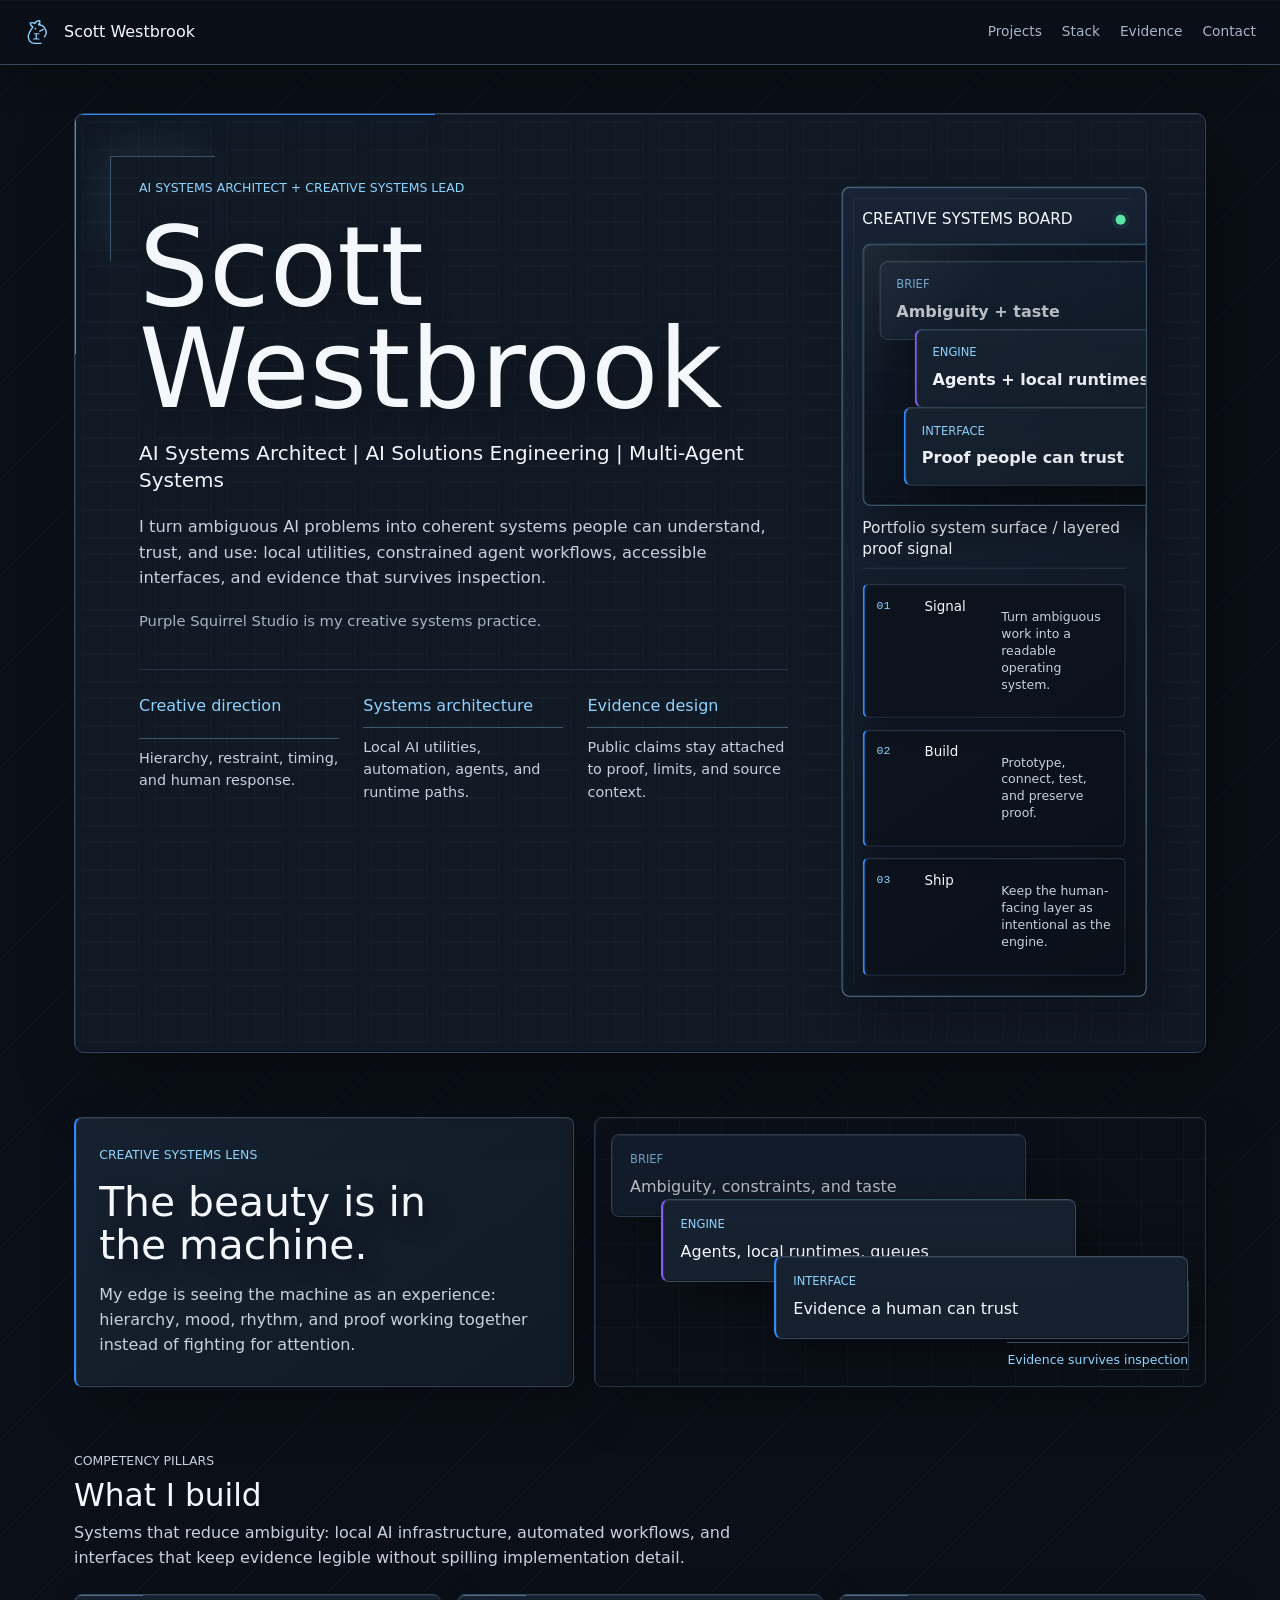
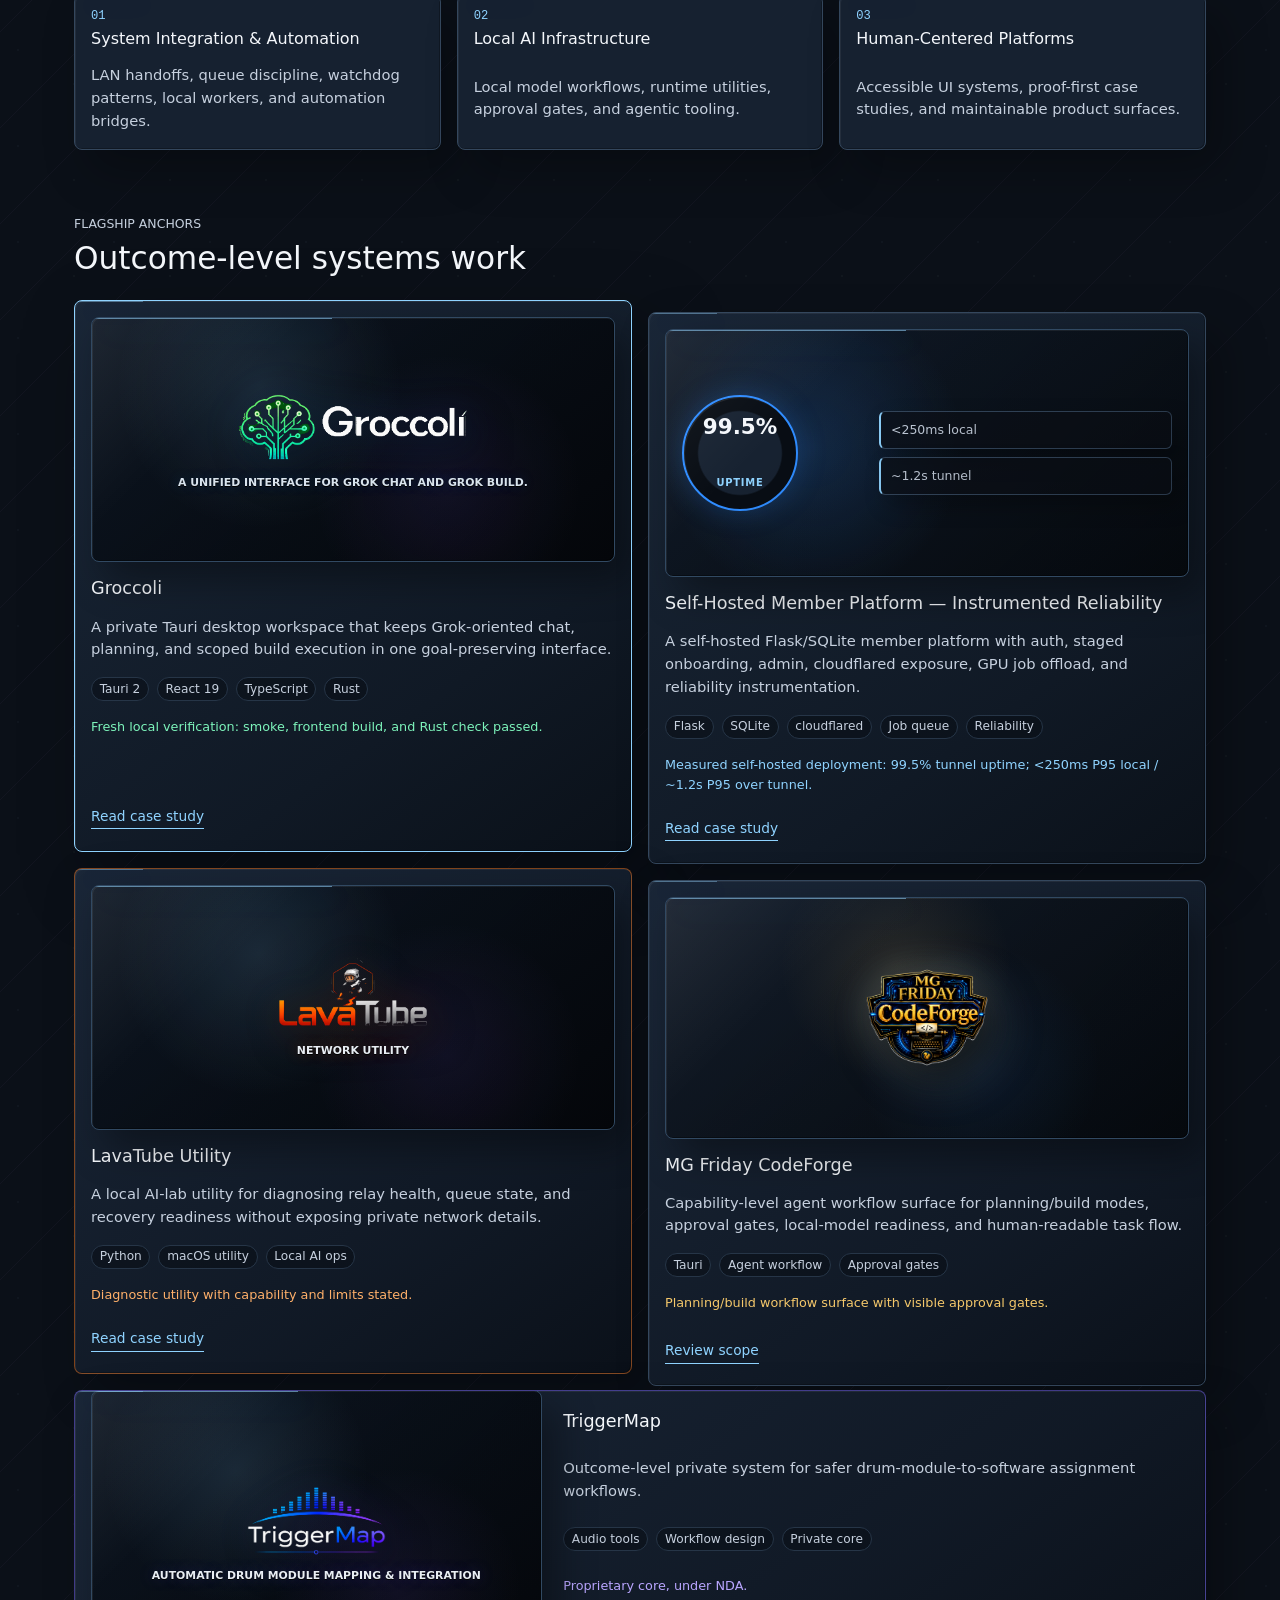
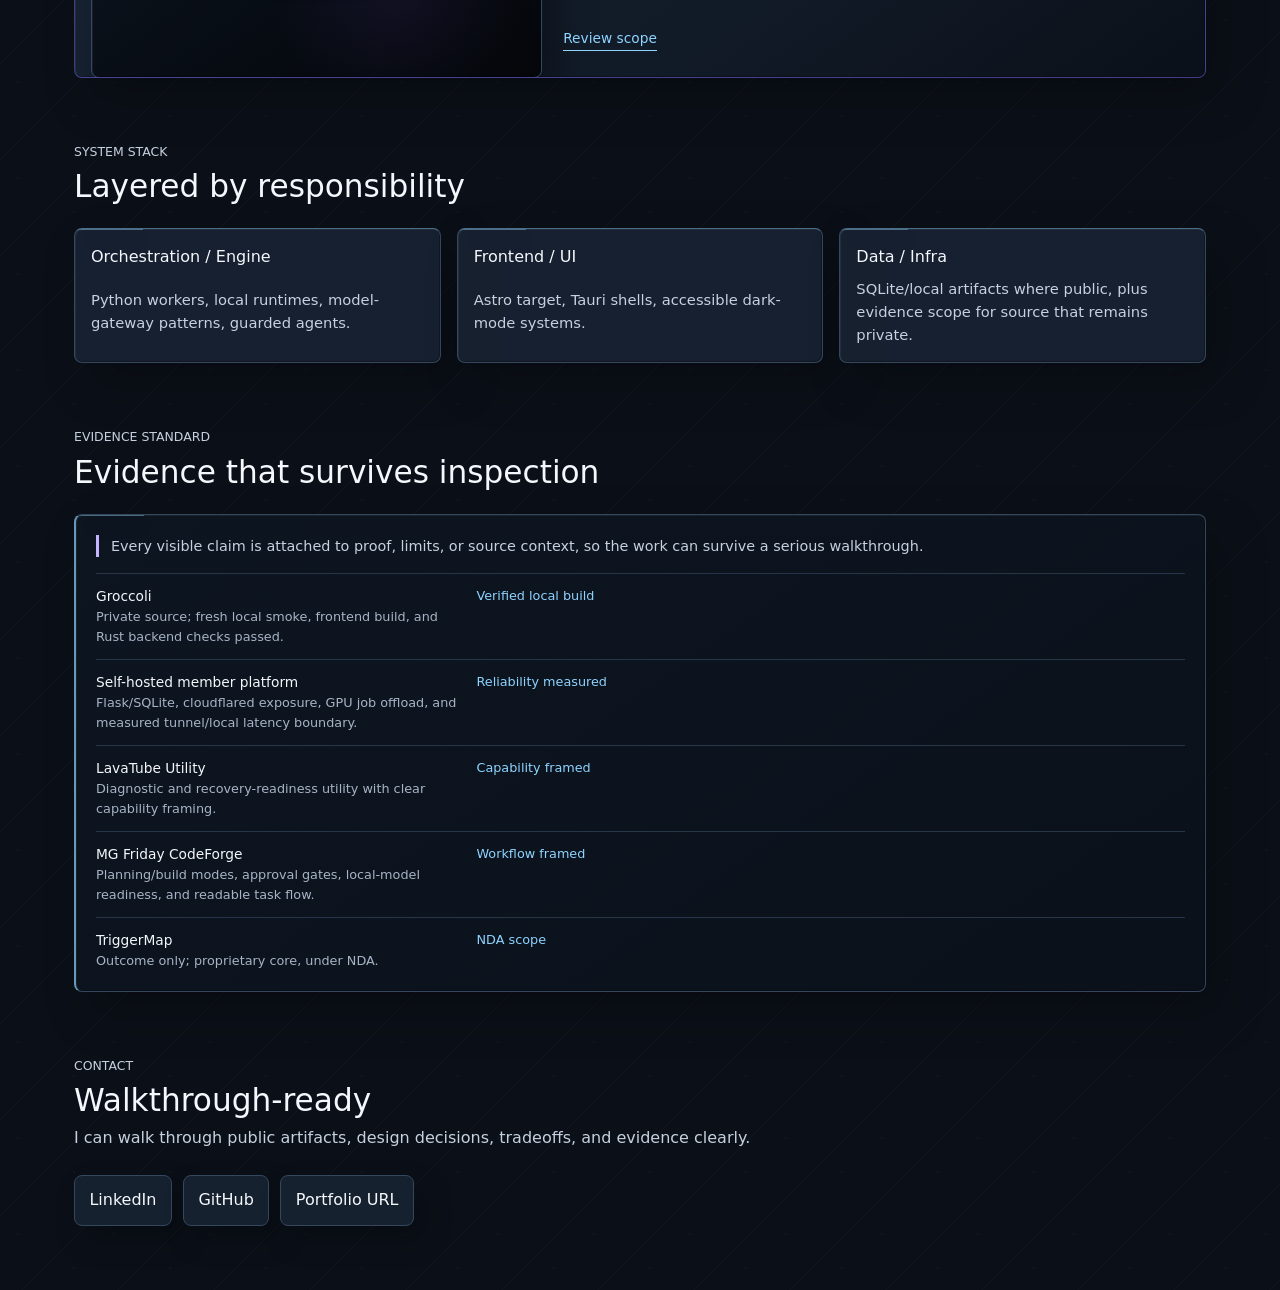
<file: index.html>
<!DOCTYPE html><html lang="en" data-astro-cid-lcdefpme><head><meta charset="utf-8"><link rel="icon" type="image/svg+xml" href="/favicon.svg"><meta name="viewport" content="width=device-width, initial-scale=1"><meta name="generator" content="Astro v7.0.5"><title>Scott Westbrook — AI Systems Architect</title><meta name="description" content="AI Systems Architect. Local AI utilities, constrained agent workflows, and evidence-first interfaces backed by walkthrough-ready proof."><meta name="author" content="Scott Westbrook"><meta name="robots" content="index, follow, max-image-preview:large"><link rel="canonical" href="https://swcre8s.github.io/"><meta property="og:type" content="website"><meta property="og:site_name" content="Scott Westbrook — AI Systems Architect"><meta property="og:title" content="Scott Westbrook — AI Systems Architect"><meta property="og:description" content="Local AI utilities, constrained agent workflows, and evidence-first interfaces backed by walkthrough-ready proof."><meta property="og:url" content="https://swcre8s.github.io/"><meta property="og:image" content="https://swcre8s.github.io/assets/portfolio-og.png"><meta property="og:image:alt" content="Scott Westbrook AI systems portfolio with layered proof-first interface"><meta property="og:image:width" content="1200"><meta property="og:image:height" content="630"><meta name="twitter:card" content="summary_large_image"><meta name="twitter:image" content="https://swcre8s.github.io/assets/portfolio-og.png"><meta name="twitter:title" content="Scott Westbrook — AI Systems Architect"><meta name="twitter:description" content="Local AI utilities, constrained agent workflows, and evidence-first interfaces backed by walkthrough-ready proof."><script type="application/ld+json">{"@context":"https://schema.org","@type":"Person","name":"Scott Westbrook","jobTitle":"AI Systems Architect","url":"https://swcre8s.github.io/","sameAs":["https://www.linkedin.com/in/scott-westbrook-38995947","https://github.com/swcre8s"],"knowsAbout":["AI systems architecture","Multi-agent orchestration","Local AI infrastructure","Forward-deployed engineering","Tauri","Astro"]}</script><link rel="stylesheet" href="/_astro/index.CGU7ejdP.css?v=20260722-alpha-codeforge"></head><body data-astro-cid-lcdefpme><header class="portfolio-nav" data-astro-cid-lcdefpme><a class="name" href="/" data-astro-cid-lcdefpme><svg class="mark" viewBox="0 0 32 32" aria-hidden="true" data-astro-cid-lcdefpme><path d="M23 22c2.4-2.6 3-6.8.8-10.2C22.3 9.2 19.3 7.7 16.6 7.7c1.3-1.3 2-3.2 1.3-4.7-2.6 0-4.7 1.4-5.7 3.4-1-1-3-1.3-5-.7 0 2 1.4 3.7 3 4.4C6.6 15 4.3 18.4 5 22.3c.4 3.4 2.9 6.1 6.4 6.7h8.6" fill="none" stroke="currentColor" stroke-width="1.6" stroke-linejoin="round" data-astro-cid-lcdefpme></path><path d="M12 18h5M14 18v6M18 15l4-2M11 24h6" stroke="currentColor" stroke-width="1.4" fill="none" stroke-linecap="round" data-astro-cid-lcdefpme></path><circle cx="13" cy="12" r="1" fill="currentColor" data-astro-cid-lcdefpme></circle></svg><span data-astro-cid-lcdefpme>Scott Westbrook</span></a><nav class="portfolio-links" aria-label="Primary" data-astro-cid-lcdefpme><a href="/projects" data-astro-cid-lcdefpme>Projects</a><a href="#stack" data-astro-cid-lcdefpme>Stack</a><a href="#evidence" data-astro-cid-lcdefpme>Evidence</a><a href="#contact" data-astro-cid-lcdefpme>Contact</a></nav></header><main class="stage" data-astro-cid-lcdefpme><section class="lead-grid" aria-label="Introduction" data-astro-cid-lcdefpme><div class="lead-copy" data-astro-cid-lcdefpme><p class="eyebrow" data-astro-cid-lcdefpme>AI Systems Architect + Creative Systems Lead</p><h1 data-astro-cid-lcdefpme>Scott Westbrook</h1><p class="subtitle" data-astro-cid-lcdefpme>AI Systems Architect | AI Solutions Engineering | Multi-Agent Systems</p><p class="positioning" data-astro-cid-lcdefpme>I turn ambiguous AI problems into coherent systems people can understand, trust, and use: local utilities, constrained agent workflows, accessible interfaces, and evidence that survives inspection.</p><p class="founder-line" data-astro-cid-lcdefpme>Purple Squirrel Studio is my creative systems practice.</p><ul class="thread" data-astro-cid-lcdefpme><li data-astro-cid-lcdefpme><b data-astro-cid-lcdefpme>Creative direction</b><span data-astro-cid-lcdefpme>Hierarchy, restraint, timing, and human response.</span></li><li data-astro-cid-lcdefpme><b data-astro-cid-lcdefpme>Systems architecture</b><span data-astro-cid-lcdefpme>Local AI utilities, automation, agents, and runtime paths.</span></li><li data-astro-cid-lcdefpme><b data-astro-cid-lcdefpme>Evidence design</b><span data-astro-cid-lcdefpme>Public claims stay attached to proof, limits, and source context.</span></li></ul></div><aside class="pulse creative-control" aria-label="Creative systems board" data-astro-cid-lcdefpme><p class="pulse-title" data-astro-cid-lcdefpme>Creative Systems Board<span class="pulse-dot" aria-hidden="true" data-astro-cid-lcdefpme></span></p><div class="system-artifact systems-board" aria-hidden="true"><div class="board-plane board-plane-back"><span>Brief</span><b>Ambiguity + taste</b></div><div class="board-plane board-plane-mid"><span>Engine</span><b>Agents + local runtimes</b></div><div class="board-plane board-plane-front"><span>Interface</span><b>Proof people can trust</b></div></div><p class="artifact-caption" data-astro-cid-lcdefpme>Portfolio system surface / layered proof signal</p><div class="artifact-stack"><div><span>01</span><b>Signal</b><p>Turn ambiguous work into a readable operating system.</p></div><div><span>02</span><b>Build</b><p>Prototype, connect, test, and preserve proof.</p></div><div><span>03</span><b>Ship</b><p>Keep the human-facing layer as intentional as the engine.</p></div></div></aside></section><section class="section-band director-pass" aria-label="Creative systems signature" data-astro-cid-lcdefpme><div class="signature-panel" data-astro-cid-lcdefpme><p class="eyebrow" data-astro-cid-lcdefpme>Creative Systems Lens</p><p class="signature" data-astro-cid-lcdefpme>The beauty is in the machine.</p><p data-astro-cid-lcdefpme>My edge is seeing the machine as an experience: hierarchy, mood, rhythm, and proof working together instead of fighting for attention.</p></div><div class="systems-composition" aria-label="Layered system composition" data-astro-cid-lcdefpme><div class="composition-layer layer-back" data-astro-cid-lcdefpme><span data-astro-cid-lcdefpme>Brief</span><b data-astro-cid-lcdefpme>Ambiguity, constraints, and taste</b></div><div class="composition-layer layer-mid" data-astro-cid-lcdefpme><span data-astro-cid-lcdefpme>Engine</span><b data-astro-cid-lcdefpme>Agents, local runtimes, queues</b></div><div class="composition-layer layer-front" data-astro-cid-lcdefpme><span data-astro-cid-lcdefpme>Interface</span><b data-astro-cid-lcdefpme>Evidence a human can trust</b></div><div class="composition-proof" data-astro-cid-lcdefpme>Evidence survives inspection</div></div></section><section class="section-band" aria-labelledby="pillars-h" data-astro-cid-lcdefpme><div class="section-heading" data-astro-cid-lcdefpme><p class="eyebrow" data-astro-cid-lcdefpme>Competency Pillars</p><h2 id="pillars-h" data-astro-cid-lcdefpme>What I build</h2><p data-astro-cid-lcdefpme>Systems that reduce ambiguity: local AI infrastructure, automated workflows, and interfaces that keep evidence legible without spilling implementation detail.</p></div><div class="pillar-grid" data-astro-cid-lcdefpme><article class="pillar" data-step="01" data-astro-cid-lcdefpme><b data-astro-cid-lcdefpme>System Integration &amp; Automation</b><p data-astro-cid-lcdefpme>LAN handoffs, queue discipline, watchdog patterns, local workers, and automation bridges.</p></article><article class="pillar" data-step="02" data-astro-cid-lcdefpme><b data-astro-cid-lcdefpme>Local AI Infrastructure</b><p data-astro-cid-lcdefpme>Local model workflows, runtime utilities, approval gates, and agentic tooling.</p></article><article class="pillar" data-step="03" data-astro-cid-lcdefpme><b data-astro-cid-lcdefpme>Human-Centered Platforms</b><p data-astro-cid-lcdefpme>Accessible UI systems, proof-first case studies, and maintainable product surfaces.</p></article></div></section><section class="section-band" aria-labelledby="flagship-h" id="projects" data-astro-cid-lcdefpme><div class="section-heading" data-astro-cid-lcdefpme><p class="eyebrow" data-astro-cid-lcdefpme>Flagship Anchors</p><h2 id="flagship-h" data-astro-cid-lcdefpme>Outcome-level systems work</h2></div><div class="project-grid" data-astro-cid-lcdefpme><article class="project-card project-card--groccoli" data-astro-cid-lcdefpme><div class="project-visual project-visual--groccoli project-visual--lockup"><span class="brand-art-window brand-art-window--groccoli" aria-hidden="true"><img src="/assets/brand/groccoli-alpha-v3.png" alt="" loading="lazy" decoding="async"></span><span class="brand-subline">A unified interface for Grok Chat and Grok Build.</span></div><h3 data-astro-cid-lcdefpme>Groccoli</h3><p data-astro-cid-lcdefpme>A private Tauri desktop workspace that keeps Grok-oriented chat, planning, and scoped build execution in one goal-preserving interface.</p><ul class="tag-list" data-astro-cid-lcdefpme><li data-astro-cid-lcdefpme>Tauri 2</li><li data-astro-cid-lcdefpme>React 19</li><li data-astro-cid-lcdefpme>TypeScript</li><li data-astro-cid-lcdefpme>Rust</li></ul><p class="proof" data-astro-cid-lcdefpme>Fresh local verification: smoke, frontend build, and Rust check passed.</p><a class="project-link" href="/case-studies/groccoli/" data-astro-cid-lcdefpme>Read case study</a></article><article class="project-card project-card--platform" data-astro-cid-lcdefpme><div class="project-visual project-visual--platform" aria-hidden="true"><div class="signal-ring"><span>99.5%</span><b>uptime</b></div><div class="latency-row"><span>&lt;250ms local</span><span>~1.2s tunnel</span></div></div><h3 data-astro-cid-lcdefpme>Self-Hosted Member Platform — Instrumented Reliability</h3><p data-astro-cid-lcdefpme>A self-hosted Flask/SQLite member platform with auth, staged onboarding, admin, cloudflared exposure, GPU job offload, and reliability instrumentation.</p><ul class="tag-list" data-astro-cid-lcdefpme><li data-astro-cid-lcdefpme>Flask</li><li data-astro-cid-lcdefpme>SQLite</li><li data-astro-cid-lcdefpme>cloudflared</li><li data-astro-cid-lcdefpme>Job queue</li><li data-astro-cid-lcdefpme>Reliability</li></ul><p class="proof" data-astro-cid-lcdefpme>Measured self-hosted deployment: 99.5% tunnel uptime; &lt;250ms P95 local / ~1.2s P95 over tunnel.</p><a class="project-link" href="/case-studies/self-hosted-member-platform/" data-astro-cid-lcdefpme>Read case study</a></article><article class="project-card project-card--lavatube" data-astro-cid-lcdefpme><div class="project-visual project-visual--lavatube project-visual--lockup"><span class="brand-art-window brand-art-window--lavatube" aria-hidden="true"><img src="/assets/brand/lavatube-alpha-v2.png" alt="" loading="lazy" decoding="async"></span><span class="brand-subline brand-subline--lavatube">Network Utility</span></div><h3 data-astro-cid-lcdefpme>LavaTube Utility</h3><p data-astro-cid-lcdefpme>A local AI-lab utility for diagnosing relay health, queue state, and recovery readiness without exposing private network details.</p><ul class="tag-list" data-astro-cid-lcdefpme><li data-astro-cid-lcdefpme>Python</li><li data-astro-cid-lcdefpme>macOS utility</li><li data-astro-cid-lcdefpme>Local AI ops</li></ul><p class="proof" data-astro-cid-lcdefpme>Diagnostic utility with capability and limits stated.</p><a class="project-link" href="/case-studies/lavatube-utility/" data-astro-cid-lcdefpme>Read case study</a></article><article class="project-card project-card--codeforge" data-astro-cid-lcdefpme><div class="project-visual project-visual--codeforge project-visual--lockup"><span class="brand-art-window brand-art-window--codeforge" aria-hidden="true"><img src="/assets/brand/codeforge-alpha-v1.png" alt="" loading="lazy" decoding="async"></span></div><h3 data-astro-cid-lcdefpme>MG Friday CodeForge</h3><p data-astro-cid-lcdefpme>Capability-level agent workflow surface for planning/build modes, approval gates, local-model readiness, and human-readable task flow.</p><ul class="tag-list" data-astro-cid-lcdefpme><li data-astro-cid-lcdefpme>Tauri</li><li data-astro-cid-lcdefpme>Agent workflow</li><li data-astro-cid-lcdefpme>Approval gates</li></ul><p class="proof warning" data-astro-cid-lcdefpme>Planning/build workflow surface with visible approval gates.</p><a class="project-link" href="/projects" data-astro-cid-lcdefpme>Review scope</a></article><article class="project-card project-card--triggermap" data-astro-cid-lcdefpme><div class="project-visual project-visual--triggermap project-visual--lockup"><span class="brand-art-window brand-art-window--triggermap" aria-hidden="true"><img src="/assets/brand/triggermap-alpha-v2.png" alt="" loading="lazy" decoding="async"></span><span class="brand-subline brand-subline--triggermap">Automatic drum module mapping &amp; integration</span></div><h3 data-astro-cid-lcdefpme>TriggerMap</h3><p data-astro-cid-lcdefpme>Outcome-level private system for safer drum-module-to-software assignment workflows.</p><ul class="tag-list" data-astro-cid-lcdefpme><li data-astro-cid-lcdefpme>Audio tools</li><li data-astro-cid-lcdefpme>Workflow design</li><li data-astro-cid-lcdefpme>Private core</li></ul><p class="proof warning" data-astro-cid-lcdefpme>Proprietary core, under NDA.</p><a class="project-link" href="/projects" data-astro-cid-lcdefpme>Review scope</a></article></div></section><section class="section-band" aria-labelledby="stack-h" id="stack" data-astro-cid-lcdefpme><div class="section-heading" data-astro-cid-lcdefpme><p class="eyebrow" data-astro-cid-lcdefpme>System Stack</p><h2 id="stack-h" data-astro-cid-lcdefpme>Layered by responsibility</h2></div><div class="stack-grid" data-astro-cid-lcdefpme><article class="stack-layer" data-astro-cid-lcdefpme><b data-astro-cid-lcdefpme>Orchestration / Engine</b><p data-astro-cid-lcdefpme>Python workers, local runtimes, model-gateway patterns, guarded agents.</p></article><article class="stack-layer" data-astro-cid-lcdefpme><b data-astro-cid-lcdefpme>Frontend / UI</b><p data-astro-cid-lcdefpme>Astro target, Tauri shells, accessible dark-mode systems.</p></article><article class="stack-layer" data-astro-cid-lcdefpme><b data-astro-cid-lcdefpme>Data / Infra</b><p data-astro-cid-lcdefpme>SQLite/local artifacts where public, plus evidence scope for source that remains private.</p></article></div></section><section class="section-band" aria-labelledby="evidence-h" id="evidence" data-astro-cid-lcdefpme><div class="section-heading" data-astro-cid-lcdefpme><p class="eyebrow" data-astro-cid-lcdefpme>Evidence Standard</p><h2 id="evidence-h" data-astro-cid-lcdefpme>Evidence that survives inspection</h2></div><div class="evidence-block" data-astro-cid-lcdefpme><p class="guardrail" data-astro-cid-lcdefpme>Every visible claim is attached to proof, limits, or source context, so the work can survive a serious walkthrough.</p><div class="evidence-grid" data-astro-cid-lcdefpme><div class="evidence-row" data-astro-cid-lcdefpme><strong data-astro-cid-lcdefpme>Groccoli<span class="sub" data-astro-cid-lcdefpme>Private source; fresh local smoke, frontend build, and Rust backend checks passed.</span></strong><span class="verdict" data-astro-cid-lcdefpme>Verified local build</span></div><div class="evidence-row" data-astro-cid-lcdefpme><strong data-astro-cid-lcdefpme>Self-hosted member platform<span class="sub" data-astro-cid-lcdefpme>Flask/SQLite, cloudflared exposure, GPU job offload, and measured tunnel/local latency boundary.</span></strong><span class="verdict" data-astro-cid-lcdefpme>Reliability measured</span></div><div class="evidence-row" data-astro-cid-lcdefpme><strong data-astro-cid-lcdefpme>LavaTube Utility<span class="sub" data-astro-cid-lcdefpme>Diagnostic and recovery-readiness utility with clear capability framing.</span></strong><span class="verdict" data-astro-cid-lcdefpme>Capability framed</span></div><div class="evidence-row" data-astro-cid-lcdefpme><strong data-astro-cid-lcdefpme>MG Friday CodeForge<span class="sub" data-astro-cid-lcdefpme>Planning/build modes, approval gates, local-model readiness, and readable task flow.</span></strong><span class="verdict" data-astro-cid-lcdefpme>Workflow framed</span></div><div class="evidence-row" data-astro-cid-lcdefpme><strong data-astro-cid-lcdefpme>TriggerMap<span class="sub" data-astro-cid-lcdefpme>Outcome only; proprietary core, under NDA.</span></strong><span class="verdict" data-astro-cid-lcdefpme>NDA scope</span></div></div></div></section><section class="section-band" aria-labelledby="contact-h" id="contact" data-astro-cid-lcdefpme><div class="section-heading" data-astro-cid-lcdefpme><p class="eyebrow" data-astro-cid-lcdefpme>Contact</p><h2 id="contact-h" data-astro-cid-lcdefpme>Walkthrough-ready</h2><p data-astro-cid-lcdefpme>I can walk through public artifacts, design decisions, tradeoffs, and evidence clearly.</p></div><div class="contact-links" data-astro-cid-lcdefpme><a href="https://www.linkedin.com/in/scott-westbrook-38995947" data-astro-cid-lcdefpme>LinkedIn</a><a href="https://github.com/swcre8s" data-astro-cid-lcdefpme>GitHub</a><a href="https://swcre8s.github.io" data-astro-cid-lcdefpme>Portfolio URL</a></div></section></main></body></html>
</file>
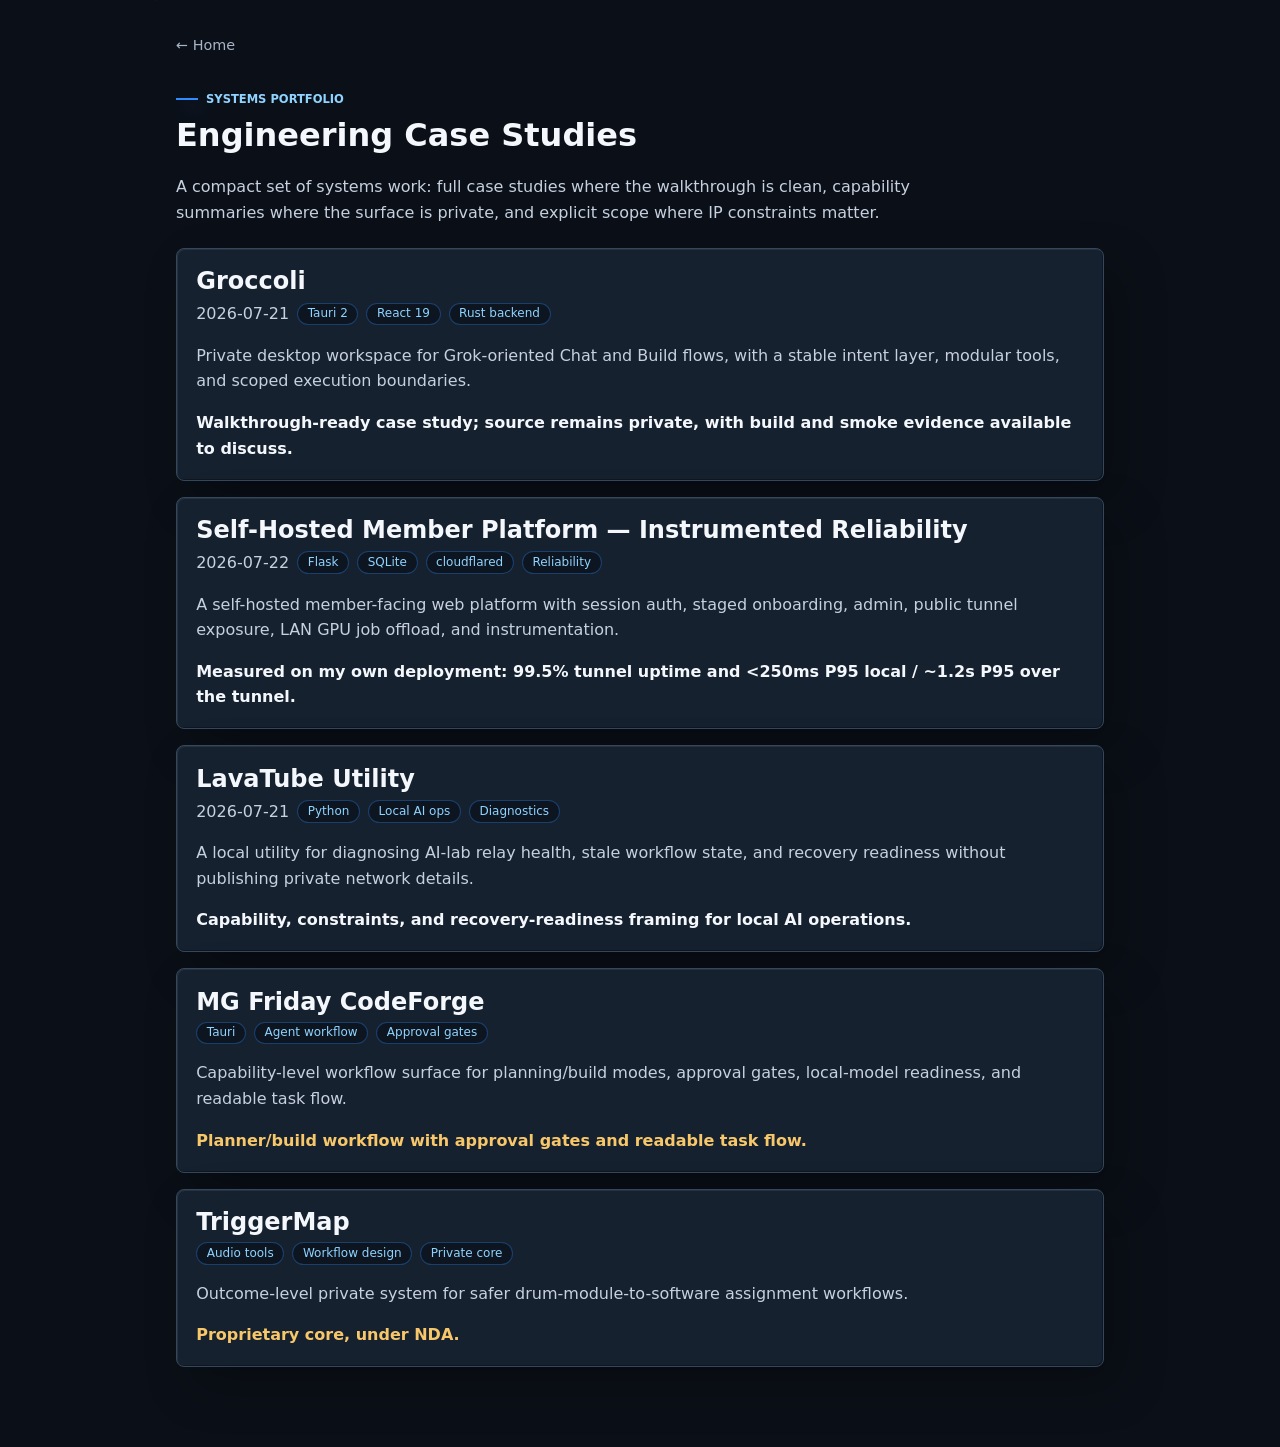
<file: projects/index.html>
<!DOCTYPE html><html lang="en" data-astro-cid-3rkrlumz><head><meta charset="utf-8"><link rel="icon" type="image/svg+xml" href="/favicon.svg"><meta name="viewport" content="width=device-width, initial-scale=1"><meta name="generator" content="Astro v7.0.5"><title>Projects — Scott Westbrook</title><meta name="description" content="Engineering case studies and capability summaries with walkthrough-ready evidence."><style>html{color-scheme:dark;background:#0b1018}body{color:#f4f7fb;letter-spacing:0;max-width:58rem;margin:0 auto;padding:2rem 1.25rem 4rem;font-family:system-ui,-apple-system,sans-serif;line-height:1.6;background:#0b1018;background-image:linear-gradient(135deg,#8fd3ff0b 0 1px,transparent 1px 72px)}.crumb[data-astro-cid-3rkrlumz]{margin-bottom:2rem}.crumb[data-astro-cid-3rkrlumz] a[data-astro-cid-3rkrlumz]{color:#a7b4c6;font-size:.9rem;text-decoration:none}.crumb[data-astro-cid-3rkrlumz] a[data-astro-cid-3rkrlumz]:hover{color:#8fd3ff}.eyebrow[data-astro-cid-3rkrlumz]{letter-spacing:0;text-transform:uppercase;color:#8fd3ff;align-items:center;gap:.5rem;margin:0 0 .6rem;font-size:.72rem;font-weight:700;display:flex}.tick[data-astro-cid-3rkrlumz]{background:#2f8cff;width:22px;height:2px;box-shadow:6px 7px 18px #2f8cff66}h1[data-astro-cid-3rkrlumz]{letter-spacing:0;margin:0 0 1.35rem;font-weight:650;line-height:1.1}.studies[data-astro-cid-3rkrlumz]{display:grid;gap:1rem;padding:0;list-style:none}.studies[data-astro-cid-3rkrlumz] li[data-astro-cid-3rkrlumz]{border:1px solid #34475d;border-radius:8px;background:#172231f2;box-shadow:16px 20px 46px #00000047,inset 1px 1px #ffffff12,inset -1px -1px #00000052}.studies[data-astro-cid-3rkrlumz] a[data-astro-cid-3rkrlumz]{color:inherit;padding:1.15rem 1.2rem;text-decoration:none;display:block}.studies[data-astro-cid-3rkrlumz] a[data-astro-cid-3rkrlumz]:hover h2[data-astro-cid-3rkrlumz]{color:#8fd3ff}.studies[data-astro-cid-3rkrlumz] h2[data-astro-cid-3rkrlumz]{margin:0 0 .35rem;transition:color .2s;font-weight:620;line-height:1.18}.meta[data-astro-cid-3rkrlumz]{color:#a7b4c6;flex-wrap:wrap;align-items:center;gap:.5rem;margin:0 0 .65rem;display:flex}.tag[data-astro-cid-3rkrlumz]{color:#8fd3ff;border:1px solid #2f8cff59;border-radius:999px;background:#080d148c;padding:.05rem .6rem;font-size:.75rem}.studies[data-astro-cid-3rkrlumz] p[data-astro-cid-3rkrlumz]{color:#c6d0de}.impact[data-astro-cid-3rkrlumz]{margin:.45rem 0 0;font-weight:600;color:#f4f7fb!important}.boundary[data-astro-cid-3rkrlumz]{color:#f7c76a!important}.intro[data-astro-cid-3rkrlumz]{color:#c6d0de;margin:0 0 1.4rem;max-width:48rem}</style></head><body data-astro-cid-3rkrlumz><main data-astro-cid-3rkrlumz><nav class="crumb" data-astro-cid-3rkrlumz><a href="/" data-astro-cid-3rkrlumz>← Home</a></nav><p class="eyebrow" data-astro-cid-3rkrlumz><span class="tick" aria-hidden="true" data-astro-cid-3rkrlumz></span> Systems Portfolio</p><h1 data-astro-cid-3rkrlumz>Engineering Case Studies</h1><p class="intro" data-astro-cid-3rkrlumz>A compact set of systems work: full case studies where the walkthrough is clean, capability summaries where the surface is private, and explicit scope where IP constraints matter.</p><ul class="studies" data-astro-cid-3rkrlumz><li data-astro-cid-3rkrlumz><a href="/case-studies/groccoli/" data-astro-cid-3rkrlumz><h2 data-astro-cid-3rkrlumz>Groccoli</h2><p class="meta" data-astro-cid-3rkrlumz><time datetime="2026-07-21" data-astro-cid-3rkrlumz>2026-07-21</time><span class="tag" data-astro-cid-3rkrlumz>Tauri 2</span><span class="tag" data-astro-cid-3rkrlumz>React 19</span><span class="tag" data-astro-cid-3rkrlumz>Rust backend</span></p><p data-astro-cid-3rkrlumz>Private desktop workspace for Grok-oriented Chat and Build flows, with a stable intent layer, modular tools, and scoped execution boundaries.</p><p class="impact" data-astro-cid-3rkrlumz>Walkthrough-ready case study; source remains private, with build and smoke evidence available to discuss.</p></a></li><li data-astro-cid-3rkrlumz><a href="/case-studies/self-hosted-member-platform/" data-astro-cid-3rkrlumz><h2 data-astro-cid-3rkrlumz>Self-Hosted Member Platform — Instrumented Reliability</h2><p class="meta" data-astro-cid-3rkrlumz><time datetime="2026-07-22" data-astro-cid-3rkrlumz>2026-07-22</time><span class="tag" data-astro-cid-3rkrlumz>Flask</span><span class="tag" data-astro-cid-3rkrlumz>SQLite</span><span class="tag" data-astro-cid-3rkrlumz>cloudflared</span><span class="tag" data-astro-cid-3rkrlumz>Reliability</span></p><p data-astro-cid-3rkrlumz>A self-hosted member-facing web platform with session auth, staged onboarding, admin, public tunnel exposure, LAN GPU job offload, and instrumentation.</p><p class="impact" data-astro-cid-3rkrlumz>Measured on my own deployment: 99.5% tunnel uptime and &lt;250ms P95 local / ~1.2s P95 over the tunnel.</p></a></li><li data-astro-cid-3rkrlumz><a href="/case-studies/lavatube-utility/" data-astro-cid-3rkrlumz><h2 data-astro-cid-3rkrlumz>LavaTube Utility</h2><p class="meta" data-astro-cid-3rkrlumz><time datetime="2026-07-21" data-astro-cid-3rkrlumz>2026-07-21</time><span class="tag" data-astro-cid-3rkrlumz>Python</span><span class="tag" data-astro-cid-3rkrlumz>Local AI ops</span><span class="tag" data-astro-cid-3rkrlumz>Diagnostics</span></p><p data-astro-cid-3rkrlumz>A local utility for diagnosing AI-lab relay health, stale workflow state, and recovery readiness without publishing private network details.</p><p class="impact" data-astro-cid-3rkrlumz>Capability, constraints, and recovery-readiness framing for local AI operations.</p></a></li><li data-astro-cid-3rkrlumz><a href="/#evidence" data-astro-cid-3rkrlumz><h2 data-astro-cid-3rkrlumz>MG Friday CodeForge</h2><p class="meta" data-astro-cid-3rkrlumz><span class="tag" data-astro-cid-3rkrlumz>Tauri</span><span class="tag" data-astro-cid-3rkrlumz>Agent workflow</span><span class="tag" data-astro-cid-3rkrlumz>Approval gates</span></p><p data-astro-cid-3rkrlumz>Capability-level workflow surface for planning/build modes, approval gates, local-model readiness, and readable task flow.</p><p class="impact boundary" data-astro-cid-3rkrlumz>Planner/build workflow with approval gates and readable task flow.</p></a></li><li data-astro-cid-3rkrlumz><a href="/#evidence" data-astro-cid-3rkrlumz><h2 data-astro-cid-3rkrlumz>TriggerMap</h2><p class="meta" data-astro-cid-3rkrlumz><span class="tag" data-astro-cid-3rkrlumz>Audio tools</span><span class="tag" data-astro-cid-3rkrlumz>Workflow design</span><span class="tag" data-astro-cid-3rkrlumz>Private core</span></p><p data-astro-cid-3rkrlumz>Outcome-level private system for safer drum-module-to-software assignment workflows.</p><p class="impact boundary" data-astro-cid-3rkrlumz>Proprietary core, under NDA.</p></a></li></ul></main></body></html>
</file>
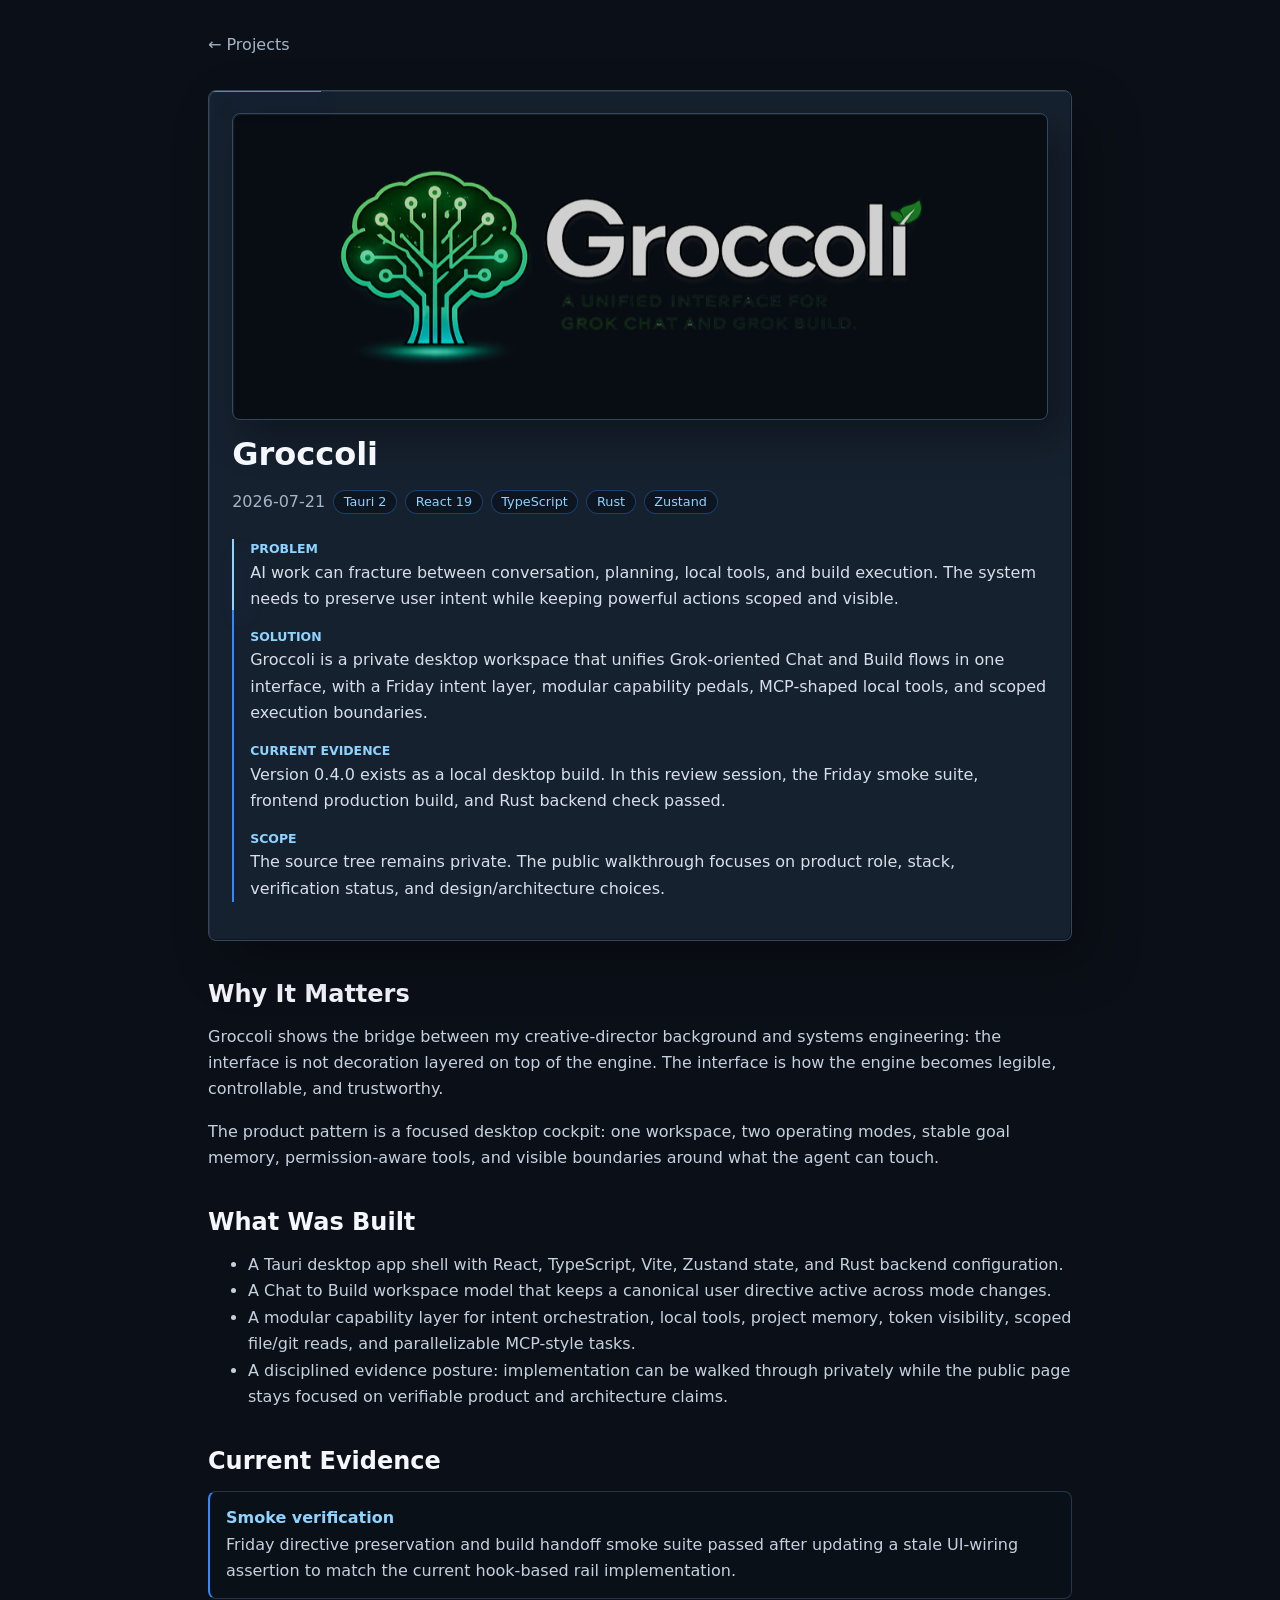
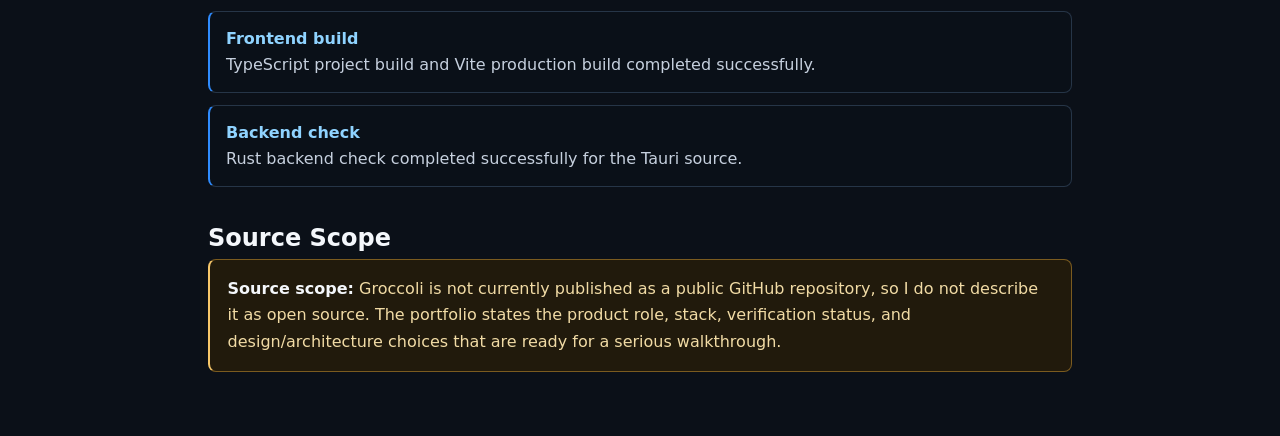
<file: case-studies/groccoli/index.html>
<!DOCTYPE html><html lang="en"><head><meta charset="utf-8"><meta name="viewport" content="width=device-width, initial-scale=1"><title>Groccoli · Case Studies</title><meta name="description" content="Case study for Groccoli: a private Tauri desktop workspace for Grok-oriented Chat and Build flows, scoped execution, and walkthrough-ready evidence."><link rel="canonical" href="https://swcre8s.github.io/case-studies/groccoli/"><style>html{color-scheme:dark;background:#0b1018}body{color:#c6d0de;letter-spacing:0;max-width:54rem;margin:0 auto;padding:2rem 1.25rem 4rem;font-family:system-ui,-apple-system,sans-serif;line-height:1.65;background:#0b1018;background-image:linear-gradient(135deg,#8fd3ff0b 0 1px,transparent 1px 72px)}main{position:relative}nav{margin-bottom:2rem}nav a{color:#a7b4c6;text-decoration:none}nav a:hover{color:#8fd3ff}header{position:relative;overflow:hidden;padding:1.35rem 1.45rem 1.45rem;border:1px solid #34475d;border-radius:8px;background:#172231f2;box-shadow:18px 22px 52px #00000052,inset 1px 1px #ffffff12,inset -1px -1px #0000005c}header:before{content:"";position:absolute;left:0;top:0;width:7rem;height:1px;background:#8fd3ff8f;box-shadow:10px 12px 26px #2f8cff40}h1{color:#f4f7fb;margin:0 0 .45rem;line-height:1.12;font-weight:650}h2{color:#f4f7fb;line-height:1.2;font-weight:600}.meta{color:#a7b4c6;flex-wrap:wrap;align-items:center;gap:.5rem;display:flex}.tag{color:#8fd3ff;border:1px solid #2f8cff59;border-radius:999px;background:#080d148c;padding:.05rem .6rem;font-size:.8rem}.summary{position:relative;border-left:2px solid #2f8cff;margin:1.5rem 0 0;padding-left:1rem}.summary:before{content:"";position:absolute;left:-2px;top:0;width:2px;height:4.4rem;background:#8fd3ff;box-shadow:8px 10px 22px #2f8cff4d}.summary dt{color:#8fd3ff;text-transform:uppercase;font-size:.78rem;font-weight:700}.summary dd{margin:0 0 .9rem;color:#d7dfeb}article{margin-top:2.5rem}article :is(h1,h2){margin-top:2.35rem}article p,article li{color:#c6d0de}article strong{color:#f4f7fb}code{color:#f4f7fb;background:#080d14;border:1px solid #263547;border-radius:4px;padding:.1rem .3rem}.boundary{border:1px solid #7b5b1f;border-left:2px solid #f7c76a;border-radius:8px;padding:1rem 1.1rem;background:#211a0c;color:#f1dba5}.proof-list{display:grid;gap:.75rem;margin:1rem 0 0;padding:0;list-style:none}.proof-list li{border:1px solid #263547;border-left:2px solid #2f8cff;border-radius:8px;background:#0b1018b5;padding:.85rem 1rem}.proof-list b{display:block;color:#8fd3ff;font-weight:600}.case-brand{margin:0 0 1.05rem;aspect-ratio:16/6;border:1px solid #34475d;border-radius:8px;overflow:hidden;background:#080d14;box-shadow:14px 18px 38px #00000059,inset 1px 1px #ffffff12}.case-brand img{width:100%;height:100%;object-fit:cover;object-position:center 42%;display:block;filter:saturate(.96) contrast(1.05) brightness(.82)}</style></head><body><main><nav><a href="/projects">← Projects</a></nav><header><figure class="case-brand"><img src="/assets/brand/groccoli.png" alt="Groccoli brand artwork" loading="lazy" decoding="async"></figure><h1>Groccoli</h1><p class="meta"><time datetime="2026-07-21">2026-07-21</time><span class="tag">Tauri 2</span><span class="tag">React 19</span><span class="tag">TypeScript</span><span class="tag">Rust</span><span class="tag">Zustand</span></p><dl class="summary"><dt>Problem</dt><dd>AI work can fracture between conversation, planning, local tools, and build execution. The system needs to preserve user intent while keeping powerful actions scoped and visible.</dd><dt>Solution</dt><dd>Groccoli is a private desktop workspace that unifies Grok-oriented Chat and Build flows in one interface, with a Friday intent layer, modular capability pedals, MCP-shaped local tools, and scoped execution boundaries.</dd><dt>Current evidence</dt><dd>Version 0.4.0 exists as a local desktop build. In this review session, the Friday smoke suite, frontend production build, and Rust backend check passed.</dd><dt>Scope</dt><dd>The source tree remains private. The public walkthrough focuses on product role, stack, verification status, and design/architecture choices.</dd></dl></header><article><h1>Why It Matters</h1><p>Groccoli shows the bridge between my creative-director background and systems engineering: the interface is not decoration layered on top of the engine. The interface is how the engine becomes legible, controllable, and trustworthy.</p><p>The product pattern is a focused desktop cockpit: one workspace, two operating modes, stable goal memory, permission-aware tools, and visible boundaries around what the agent can touch.</p><h1>What Was Built</h1><ul><li>A Tauri desktop app shell with React, TypeScript, Vite, Zustand state, and Rust backend configuration.</li><li>A Chat to Build workspace model that keeps a canonical user directive active across mode changes.</li><li>A modular capability layer for intent orchestration, local tools, project memory, token visibility, scoped file/git reads, and parallelizable MCP-style tasks.</li><li>A disciplined evidence posture: implementation can be walked through privately while the public page stays focused on verifiable product and architecture claims.</li></ul><h1>Current Evidence</h1><ul class="proof-list"><li><b>Smoke verification</b>Friday directive preservation and build handoff smoke suite passed after updating a stale UI-wiring assertion to match the current hook-based rail implementation.</li><li><b>Frontend build</b>TypeScript project build and Vite production build completed successfully.</li><li><b>Backend check</b>Rust backend check completed successfully for the Tauri source.</li></ul><h1>Source Scope</h1><div class="boundary"><strong>Source scope:</strong> Groccoli is not currently published as a public GitHub repository, so I do not describe it as open source. The portfolio states the product role, stack, verification status, and design/architecture choices that are ready for a serious walkthrough.</div></article></main></body></html>
</file>
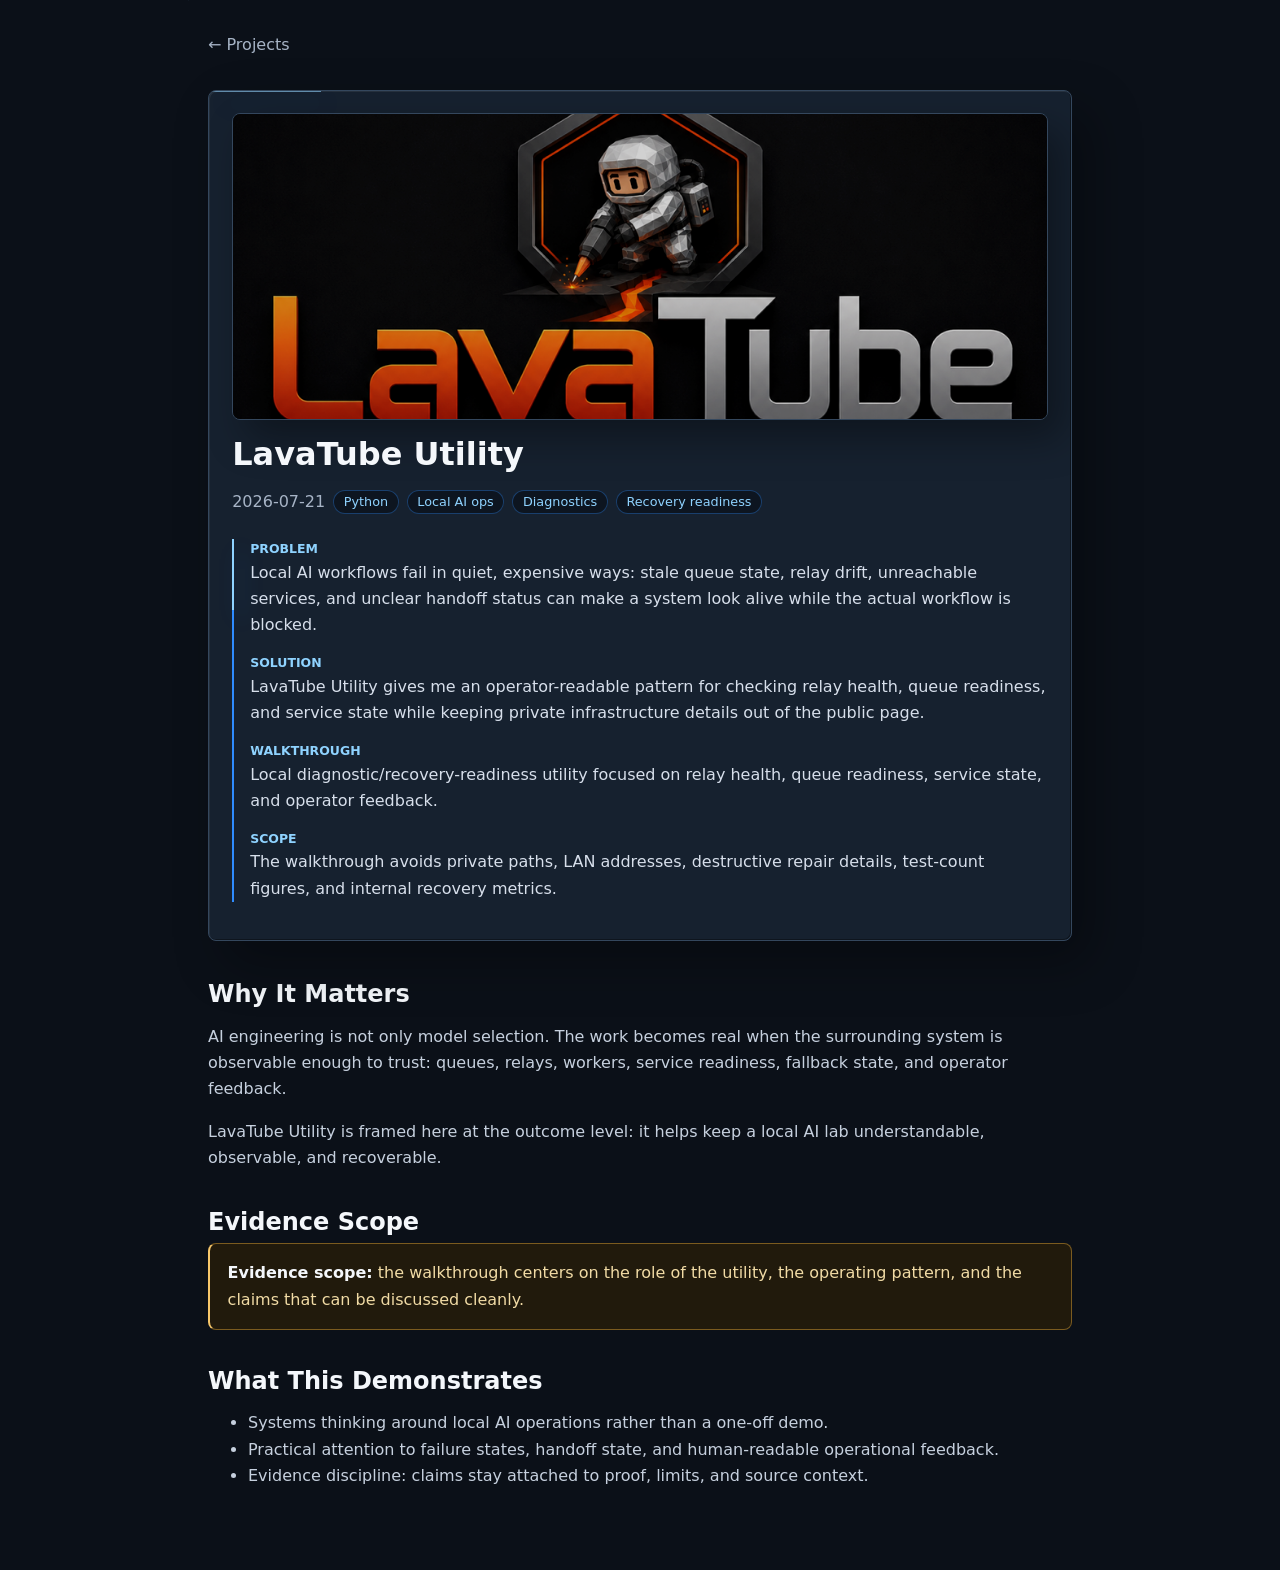
<file: case-studies/lavatube-utility/index.html>
<!DOCTYPE html><html lang="en"><head><meta charset="utf-8"><meta name="viewport" content="width=device-width, initial-scale=1"><title>LavaTube Utility · Case Studies</title><meta name="description" content="Case study for LavaTube Utility: a local AI-lab diagnostic and recovery-readiness utility for relay health, queue state, and service readiness."><link rel="canonical" href="https://swcre8s.github.io/case-studies/lavatube-utility/"><style>html{color-scheme:dark;background:#0b1018}body{color:#c6d0de;letter-spacing:0;max-width:54rem;margin:0 auto;padding:2rem 1.25rem 4rem;font-family:system-ui,-apple-system,sans-serif;line-height:1.65;background:#0b1018;background-image:linear-gradient(135deg,#8fd3ff0b 0 1px,transparent 1px 72px)}main{position:relative}nav{margin-bottom:2rem}nav a{color:#a7b4c6;text-decoration:none}nav a:hover{color:#8fd3ff}header{position:relative;overflow:hidden;padding:1.35rem 1.45rem 1.45rem;border:1px solid #34475d;border-radius:8px;background:#172231f2;box-shadow:18px 22px 52px #00000052,inset 1px 1px #ffffff12,inset -1px -1px #0000005c}header:before{content:"";position:absolute;left:0;top:0;width:7rem;height:1px;background:#8fd3ff8f;box-shadow:10px 12px 26px #2f8cff40}h1{color:#f4f7fb;margin:0 0 .45rem;line-height:1.12;font-weight:650}h2{color:#f4f7fb;line-height:1.2;font-weight:600}.meta{color:#a7b4c6;flex-wrap:wrap;align-items:center;gap:.5rem;display:flex}.tag{color:#8fd3ff;border:1px solid #2f8cff59;border-radius:999px;background:#080d148c;padding:.05rem .6rem;font-size:.8rem}.summary{position:relative;border-left:2px solid #2f8cff;margin:1.5rem 0 0;padding-left:1rem}.summary:before{content:"";position:absolute;left:-2px;top:0;width:2px;height:4.4rem;background:#8fd3ff;box-shadow:8px 10px 22px #2f8cff4d}.summary dt{color:#8fd3ff;text-transform:uppercase;font-size:.78rem;font-weight:700}.summary dd{margin:0 0 .9rem;color:#d7dfeb}.metrics{margin:0;padding-left:1.1rem}article{margin-top:2.5rem}article :is(h1,h2){margin-top:2.35rem}article p,article li{color:#c6d0de}article strong{color:#f4f7fb}code{color:#f4f7fb;background:#080d14;border:1px solid #263547;border-radius:4px;padding:.1rem .3rem}.boundary{border:1px solid #7b5b1f;border-left:2px solid #f7c76a;border-radius:8px;padding:1rem 1.1rem;background:#211a0c;color:#f1dba5}.case-brand{margin:0 0 1.05rem;aspect-ratio:16/6;border:1px solid #34475d;border-radius:8px;overflow:hidden;background:#080d14;box-shadow:14px 18px 38px #00000059,inset 1px 1px #ffffff12}.case-brand img{width:100%;height:100%;object-fit:cover;object-position:center 50%;display:block;filter:saturate(.96) contrast(1.05) brightness(.82)}</style></head><body><main><nav><a href="/projects">← Projects</a></nav><header><figure class="case-brand"><img src="/assets/brand/lavatube.png" alt="LavaTube Utility brand artwork" loading="lazy" decoding="async"></figure><h1>LavaTube Utility</h1><p class="meta"><time datetime="2026-07-21">2026-07-21</time><span class="tag">Python</span><span class="tag">Local AI ops</span><span class="tag">Diagnostics</span><span class="tag">Recovery readiness</span></p><dl class="summary"><dt>Problem</dt><dd>Local AI workflows fail in quiet, expensive ways: stale queue state, relay drift, unreachable services, and unclear handoff status can make a system look alive while the actual workflow is blocked.</dd><dt>Solution</dt><dd>LavaTube Utility gives me an operator-readable pattern for checking relay health, queue readiness, and service state while keeping private infrastructure details out of the public page.</dd><dt>Walkthrough</dt><dd>Local diagnostic/recovery-readiness utility focused on relay health, queue readiness, service state, and operator feedback.</dd><dt>Scope</dt><dd>The walkthrough avoids private paths, LAN addresses, destructive repair details, test-count figures, and internal recovery metrics.</dd></dl></header><article><h1>Why It Matters</h1><p>AI engineering is not only model selection. The work becomes real when the surrounding system is observable enough to trust: queues, relays, workers, service readiness, fallback state, and operator feedback.</p><p>LavaTube Utility is framed here at the outcome level: it helps keep a local AI lab understandable, observable, and recoverable.</p><h1>Evidence Scope</h1><div class="boundary"><strong>Evidence scope:</strong> the walkthrough centers on the role of the utility, the operating pattern, and the claims that can be discussed cleanly.</div><h1>What This Demonstrates</h1><ul><li>Systems thinking around local AI operations rather than a one-off demo.</li><li>Practical attention to failure states, handoff state, and human-readable operational feedback.</li><li>Evidence discipline: claims stay attached to proof, limits, and source context.</li></ul></article></main></body></html>
</file>
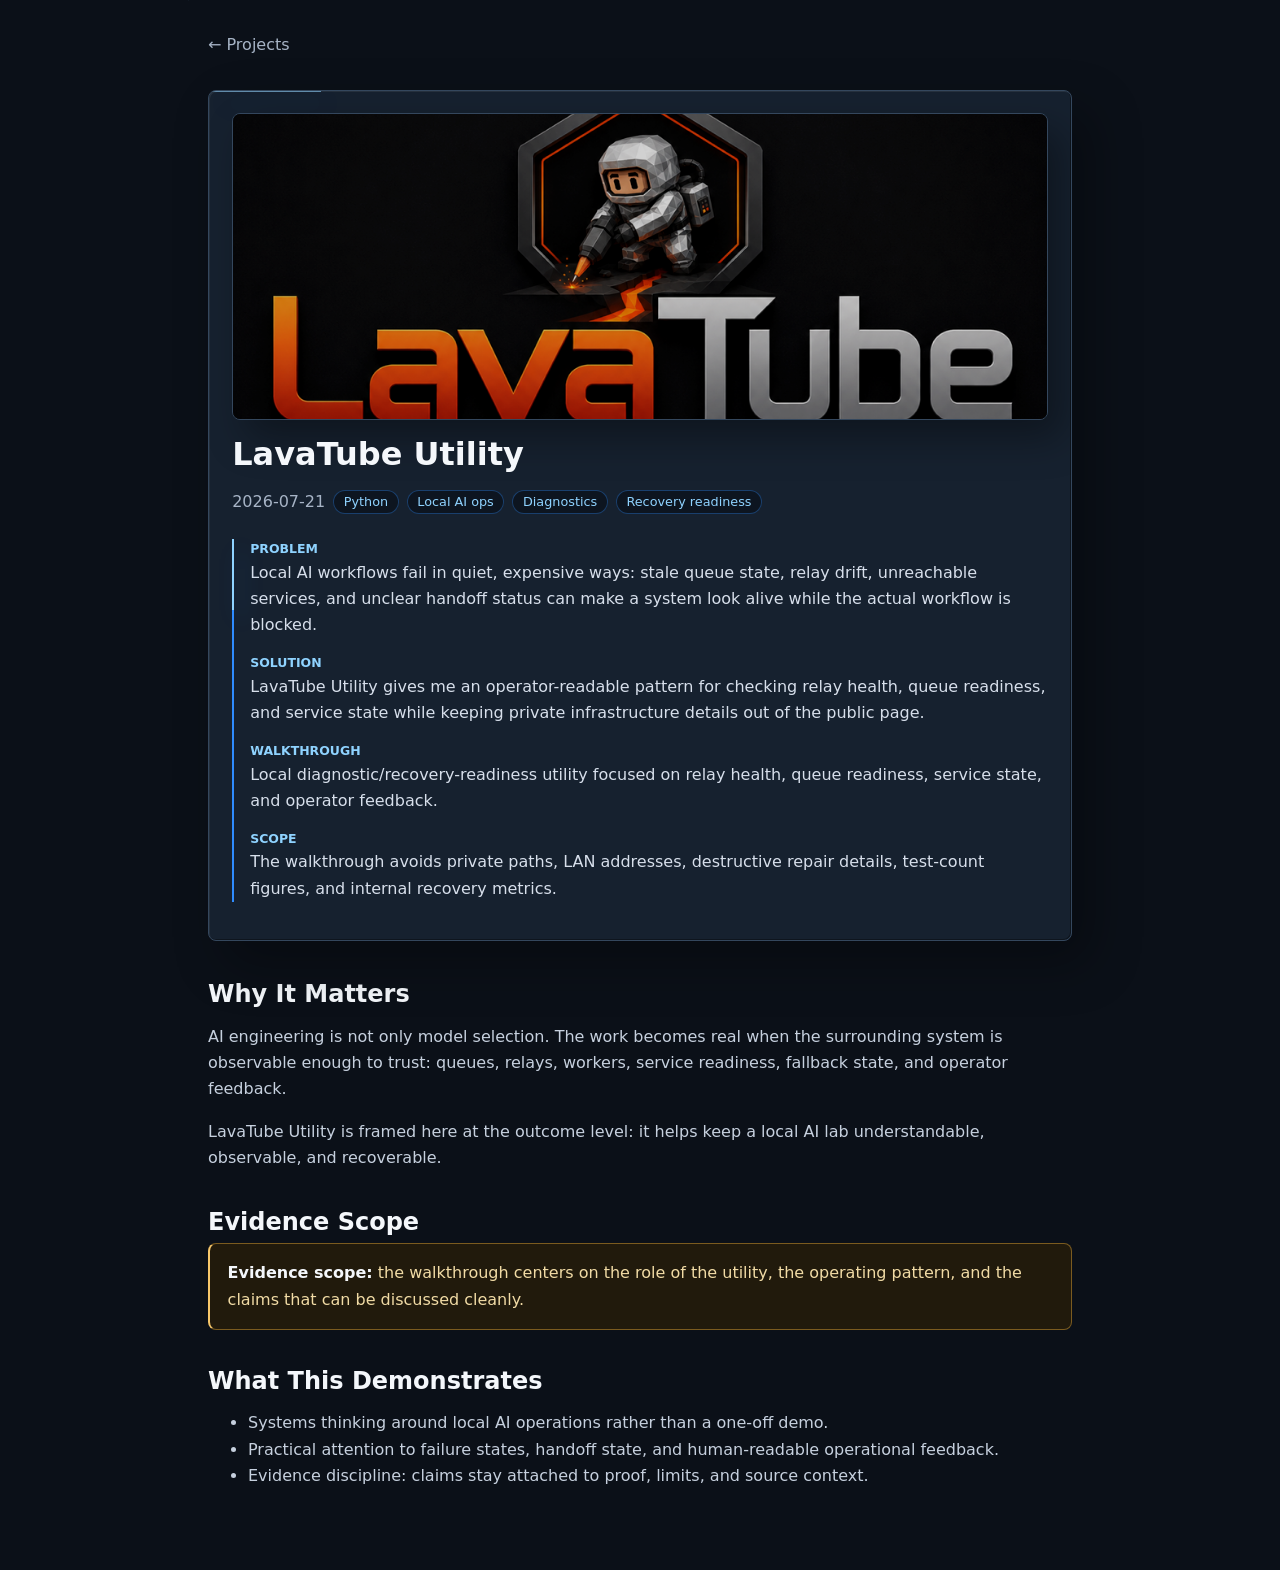
<file: case-studies/local-ai-lab-control-plane/index.html>
<!DOCTYPE html><html lang="en"><head><meta charset="utf-8"><meta name="robots" content="noindex"><meta http-equiv="refresh" content="0; url=/case-studies/lavatube-utility/"><link rel="canonical" href="https://swcre8s.github.io/case-studies/lavatube-utility/"><title>Redirecting to LavaTube Utility</title></head><body><p>Redirecting to <a href="/case-studies/lavatube-utility/">LavaTube Utility</a>.</p><script>location.replace("/case-studies/lavatube-utility/");</script></body></html>
</file>
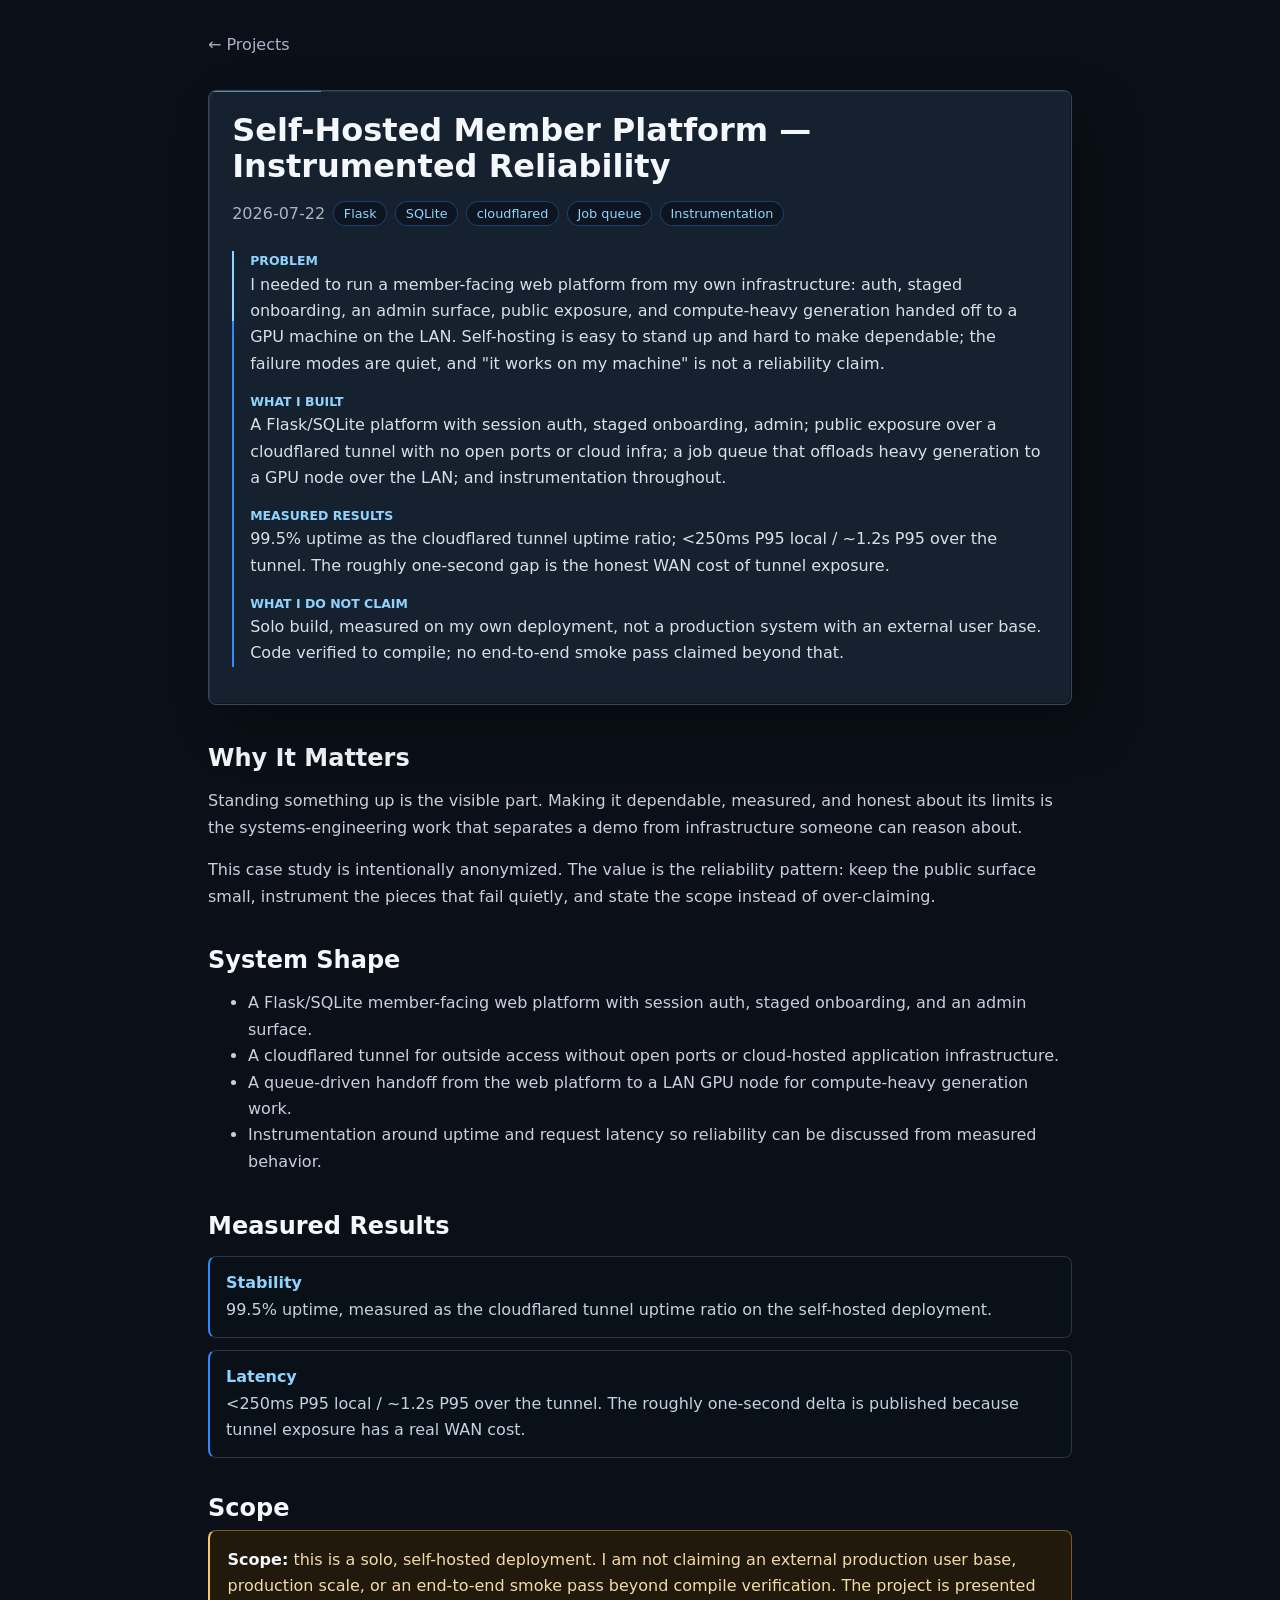
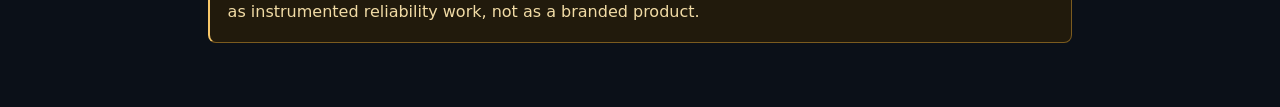
<file: case-studies/self-hosted-member-platform/index.html>
<!DOCTYPE html><html lang="en"><head><meta charset="utf-8"><meta name="viewport" content="width=device-width, initial-scale=1"><title>Self-Hosted Member Platform · Case Studies</title><meta name="description" content="Case study for a self-hosted Flask and SQLite member platform with cloudflared exposure, LAN GPU job offload, and measured reliability results."><link rel="canonical" href="https://swcre8s.github.io/case-studies/self-hosted-member-platform/"><style>html{color-scheme:dark;background:#0b1018}body{color:#c6d0de;letter-spacing:0;max-width:54rem;margin:0 auto;padding:2rem 1.25rem 4rem;font-family:system-ui,-apple-system,sans-serif;line-height:1.65;background:#0b1018;background-image:linear-gradient(135deg,#8fd3ff0b 0 1px,transparent 1px 72px)}main{position:relative}nav{margin-bottom:2rem}nav a{color:#a7b4c6;text-decoration:none}nav a:hover{color:#8fd3ff}header{position:relative;overflow:hidden;padding:1.35rem 1.45rem 1.45rem;border:1px solid #34475d;border-radius:8px;background:#172231f2;box-shadow:18px 22px 52px #00000052,inset 1px 1px #ffffff12,inset -1px -1px #0000005c}header:before{content:"";position:absolute;left:0;top:0;width:7rem;height:1px;background:#8fd3ff8f;box-shadow:10px 12px 26px #2f8cff40}h1{color:#f4f7fb;margin:0 0 .45rem;line-height:1.12;font-weight:650}h2{color:#f4f7fb;line-height:1.2;font-weight:600}.meta{color:#a7b4c6;flex-wrap:wrap;align-items:center;gap:.5rem;display:flex}.tag{color:#8fd3ff;border:1px solid #2f8cff59;border-radius:999px;background:#080d148c;padding:.05rem .6rem;font-size:.8rem}.summary{position:relative;border-left:2px solid #2f8cff;margin:1.5rem 0 0;padding-left:1rem}.summary:before{content:"";position:absolute;left:-2px;top:0;width:2px;height:4.4rem;background:#8fd3ff;box-shadow:8px 10px 22px #2f8cff4d}.summary dt{color:#8fd3ff;text-transform:uppercase;font-size:.78rem;font-weight:700}.summary dd{margin:0 0 .9rem;color:#d7dfeb}.metrics{display:grid;gap:.75rem;margin:1rem 0 0;padding:0;list-style:none}.metrics li{border:1px solid #263547;border-left:2px solid #2f8cff;border-radius:8px;background:#0b1018b5;padding:.85rem 1rem}.metrics b{display:block;color:#8fd3ff;font-weight:600}article{margin-top:2.5rem}article :is(h1,h2){margin-top:2.35rem}article p,article li{color:#c6d0de}article strong{color:#f4f7fb}.boundary{border:1px solid #7b5b1f;border-left:2px solid #f7c76a;border-radius:8px;padding:1rem 1.1rem;background:#211a0c;color:#f1dba5}</style></head><body><main><nav><a href="/projects">← Projects</a></nav><header><h1>Self-Hosted Member Platform — Instrumented Reliability</h1><p class="meta"><time datetime="2026-07-22">2026-07-22</time><span class="tag">Flask</span><span class="tag">SQLite</span><span class="tag">cloudflared</span><span class="tag">Job queue</span><span class="tag">Instrumentation</span></p><dl class="summary"><dt>Problem</dt><dd>I needed to run a member-facing web platform from my own infrastructure: auth, staged onboarding, an admin surface, public exposure, and compute-heavy generation handed off to a GPU machine on the LAN. Self-hosting is easy to stand up and hard to make dependable; the failure modes are quiet, and "it works on my machine" is not a reliability claim.</dd><dt>What I built</dt><dd>A Flask/SQLite platform with session auth, staged onboarding, admin; public exposure over a cloudflared tunnel with no open ports or cloud infra; a job queue that offloads heavy generation to a GPU node over the LAN; and instrumentation throughout.</dd><dt>Measured results</dt><dd>99.5% uptime as the cloudflared tunnel uptime ratio; &lt;250ms P95 local / ~1.2s P95 over the tunnel. The roughly one-second gap is the honest WAN cost of tunnel exposure.</dd><dt>What I do not claim</dt><dd>Solo build, measured on my own deployment, not a production system with an external user base. Code verified to compile; no end-to-end smoke pass claimed beyond that.</dd></dl></header><article><h1>Why It Matters</h1><p>Standing something up is the visible part. Making it dependable, measured, and honest about its limits is the systems-engineering work that separates a demo from infrastructure someone can reason about.</p><p>This case study is intentionally anonymized. The value is the reliability pattern: keep the public surface small, instrument the pieces that fail quietly, and state the scope instead of over-claiming.</p><h1>System Shape</h1><ul><li>A Flask/SQLite member-facing web platform with session auth, staged onboarding, and an admin surface.</li><li>A cloudflared tunnel for outside access without open ports or cloud-hosted application infrastructure.</li><li>A queue-driven handoff from the web platform to a LAN GPU node for compute-heavy generation work.</li><li>Instrumentation around uptime and request latency so reliability can be discussed from measured behavior.</li></ul><h1>Measured Results</h1><ul class="metrics"><li><b>Stability</b>99.5% uptime, measured as the cloudflared tunnel uptime ratio on the self-hosted deployment.</li><li><b>Latency</b>&lt;250ms P95 local / ~1.2s P95 over the tunnel. The roughly one-second delta is published because tunnel exposure has a real WAN cost.</li></ul><h1>Scope</h1><div class="boundary"><strong>Scope:</strong> this is a solo, self-hosted deployment. I am not claiming an external production user base, production scale, or an end-to-end smoke pass beyond compile verification. The project is presented as instrumented reliability work, not as a branded product.</div></article></main></body></html>
</file>
<file: _astro/index.CGU7ejdP.css>
:root{--surface-canvas:#0b1018;--surface-panel:#111a26;--surface-raised:#172231;--surface-sunken:#080d14;--surface-line:#263547;--border-subtle:#2b3b4f;--text-primary:#f4f7fb;--text-secondary:#c6d0de;--text-muted:#a7b4c6;--text-low:#8492a6;--accent-blue:#2f8cff;--accent-blue-soft:#8fd3ff;--brand-purple:#8b5cf6;--brand-purple-soft:#c4b5fd;--status-green:#5ee6a8;--status-amber:#f5c86b;--focus-ring:#8fd3ff;--radius-sm:6px;--radius-md:8px;--radius-lg:10px;--space-2:.5rem;--space-3:.75rem;--space-4:1rem;--space-5:1.25rem;--space-6:1.5rem;--space-8:2rem;--space-10:2.5rem;--space-12:3rem;--space-16:4rem;--content:1180px}[data-astro-cid-lcdefpme]{box-sizing:border-box}html{background:var(--surface-canvas);color-scheme:dark;scroll-behavior:smooth}body{color:var(--text-secondary);letter-spacing:0;background-color:var(--surface-canvas);-webkit-font-smoothing:antialiased;background-image:url("data:image/svg+xml,%3Csvg%20xmlns='http://www.w3.org/2000/svg'%20width='96'%20height='96'%20viewBox='0%200%2096%2096'%3E%3Cpath%20d='M0%2096L96%200'%20stroke='%23c4b5fd'%20stroke-opacity='.035'%20stroke-width='1'/%3E%3Ccircle%20cx='18'%20cy='18'%20r='.8'%20fill='%238fd3ff'%20fill-opacity='.07'/%3E%3Ccircle%20cx='74'%20cy='52'%20r='.8'%20fill='%23f4f7fb'%20fill-opacity='.055'/%3E%3C/svg%3E");margin:0;font-family:system-ui,-apple-system,Segoe UI,Roboto,sans-serif;line-height:1.55}h1[data-astro-cid-lcdefpme],h2[data-astro-cid-lcdefpme],h3[data-astro-cid-lcdefpme],p[data-astro-cid-lcdefpme]{margin:0}a[data-astro-cid-lcdefpme]{color:inherit;text-decoration:none}a[data-astro-cid-lcdefpme]:focus-visible,[data-astro-cid-lcdefpme][tabindex]:focus-visible{outline:2px solid var(--focus-ring);outline-offset:3px;border-radius:2px}.eyebrow[data-astro-cid-lcdefpme]{color:var(--accent-blue-soft);text-transform:uppercase;font-size:.78rem;font-weight:500}.portfolio-nav[data-astro-cid-lcdefpme]{z-index:5;justify-content:space-between;align-items:center;gap:var(--space-4);padding:var(--space-4) var(--space-6);backdrop-filter:blur(8px);background:#0b1018eb;border-bottom:1px solid #38485d;display:flex;position:sticky;top:0;box-shadow:0 16px 34px #0003}.portfolio-nav[data-astro-cid-lcdefpme] .name[data-astro-cid-lcdefpme]{align-items:center;gap:var(--space-3);color:var(--text-primary);font-weight:500;display:flex}.portfolio-nav[data-astro-cid-lcdefpme] .mark[data-astro-cid-lcdefpme]{width:28px;height:28px;color:var(--accent-blue-soft)}.portfolio-links[data-astro-cid-lcdefpme]{justify-content:flex-end;gap:var(--space-5);color:var(--text-muted);flex-wrap:wrap;font-size:.86rem;display:flex}.portfolio-links[data-astro-cid-lcdefpme] a[data-astro-cid-lcdefpme]{align-items:center;min-height:32px;display:inline-flex}.portfolio-links[data-astro-cid-lcdefpme] a[data-astro-cid-lcdefpme]:hover{color:var(--text-primary)}.stage[data-astro-cid-lcdefpme]{max-width:var(--content);padding:var(--space-12) var(--space-6) var(--space-16);margin:0 auto}.pulse[data-astro-cid-lcdefpme],.pillar[data-astro-cid-lcdefpme],.project-card[data-astro-cid-lcdefpme],.stack-layer[data-astro-cid-lcdefpme],.evidence-block[data-astro-cid-lcdefpme],.depth-plane[data-astro-cid-lcdefpme]{background-color:#172231f5;border:1px solid #34475d;box-shadow:16px 20px 46px #00000047,inset 1px 1px #ffffff0f,inset -1px -1px #00000047}.lead-grid[data-astro-cid-lcdefpme]{gap:var(--space-12);padding:var(--space-16);border-radius:var(--radius-lg);background-color:#111a26f0;background-image:url("data:image/svg+xml,%3Csvg%20xmlns='http://www.w3.org/2000/svg'%20width='72'%20height='72'%20viewBox='0%200%2072%2072'%3E%3Cpath%20d='M8%208H64M8%2036H64M8%2064H64'%20stroke='%238fd3ff'%20stroke-opacity='.035'%20stroke-width='1'/%3E%3Cpath%20d='M8%208V64M36%208V64M64%208V64'%20stroke='%23c4b5fd'%20stroke-opacity='.025'%20stroke-width='1'/%3E%3C/svg%3E");border:1px solid #33465c;grid-template-columns:minmax(0,1.02fr) minmax(280px,.48fr);align-items:start;display:grid;position:relative;box-shadow:22px 28px 72px #0000005c,inset 1px 1px #ffffff13,inset -1px -1px #00000061}.lead-grid[data-astro-cid-lcdefpme]:before{content:"";background:var(--accent-blue);width:min(42%,360px);height:1px;position:absolute;top:0;left:0;box-shadow:10px 14px 34px #2f8cff52,0 0 22px #8fd3ff2e}.lead-grid[data-astro-cid-lcdefpme]:after{content:"";background:var(--accent-blue);width:1px;height:min(34%,240px);position:absolute;top:0;left:0;box-shadow:12px 16px 34px #2f8cff3d,0 0 22px #8fd3ff29}.lead-copy[data-astro-cid-lcdefpme]{gap:var(--space-5);max-width:780px;display:grid}.lead-copy[data-astro-cid-lcdefpme] h1[data-astro-cid-lcdefpme]{max-width:10ch;color:var(--text-primary);text-shadow:9px 11px 24px #00000047;font-size:6.9rem;font-weight:500;line-height:.92}.subtitle[data-astro-cid-lcdefpme]{color:var(--text-primary);max-width:680px;font-size:1.25rem;line-height:1.35}.positioning[data-astro-cid-lcdefpme]{color:var(--text-secondary);max-width:760px;font-size:1.02rem}.founder-line[data-astro-cid-lcdefpme]{color:var(--text-muted);font-size:.92rem}.thread[data-astro-cid-lcdefpme]{gap:var(--space-6);margin:var(--space-4) 0 0;padding:var(--space-6) 0 0;border-top:1px solid var(--surface-line);grid-template-columns:repeat(3,minmax(0,1fr));list-style:none;display:grid}.thread[data-astro-cid-lcdefpme] li[data-astro-cid-lcdefpme]{gap:var(--space-2);display:grid}.thread[data-astro-cid-lcdefpme] b[data-astro-cid-lcdefpme]{color:var(--accent-blue-soft);padding-bottom:var(--space-2);border-bottom:1px solid #8fd3ff59;font-weight:500}.thread[data-astro-cid-lcdefpme] span[data-astro-cid-lcdefpme]{color:var(--text-secondary);font-size:.9rem}.pulse[data-astro-cid-lcdefpme]{gap:var(--space-3);border-radius:var(--radius-md);padding:var(--space-5);border-color:#8fd3ff80;display:grid;transform:translate(.35rem,.55rem)}.pulse-title[data-astro-cid-lcdefpme]{justify-content:space-between;align-items:center;gap:var(--space-3);color:var(--accent-blue-soft);text-transform:uppercase;font-size:.8rem;display:flex}.pulse-dot[data-astro-cid-lcdefpme]{background:var(--status-green);border-radius:999px;width:.64rem;height:.64rem;box-shadow:0 0 0 4px #5ee6a814}.pulse[data-astro-cid-lcdefpme]>p[data-astro-cid-lcdefpme]{color:var(--text-primary);font-size:.96rem}.status-grid[data-astro-cid-lcdefpme]{gap:var(--space-2);display:grid}.status-row[data-astro-cid-lcdefpme]{justify-content:space-between;gap:var(--space-4);border-top:1px solid var(--surface-line);padding-top:var(--space-2);color:var(--text-secondary);font-size:.82rem;display:flex}.status-row[data-astro-cid-lcdefpme] span[data-astro-cid-lcdefpme]:last-child{color:var(--accent-blue-soft)}.section-band[data-astro-cid-lcdefpme]{padding-top:var(--space-16)}.section-heading[data-astro-cid-lcdefpme]{gap:var(--space-2);max-width:720px;margin-bottom:var(--space-6);display:grid}.section-heading[data-astro-cid-lcdefpme] h2[data-astro-cid-lcdefpme]{color:var(--text-primary);font-size:1.95rem;font-weight:500;line-height:1.12}.section-heading[data-astro-cid-lcdefpme] p[data-astro-cid-lcdefpme]{color:var(--text-secondary)}.depth-map[data-astro-cid-lcdefpme]{gap:var(--space-5);grid-template-columns:minmax(0,.68fr) minmax(0,1.32fr);align-items:stretch;display:grid}.depth-plane[data-astro-cid-lcdefpme]{gap:var(--space-4);border-radius:var(--radius-md);padding:var(--space-5);border-left:2px solid var(--accent-blue);display:grid}.depth-plane[data-astro-cid-lcdefpme] .signature[data-astro-cid-lcdefpme]{max-width:13ch;color:var(--text-primary);font-size:2.35rem;font-weight:500;line-height:1.08}.depth-plane[data-astro-cid-lcdefpme] p[data-astro-cid-lcdefpme]{color:var(--text-secondary)}.layer-rules[data-astro-cid-lcdefpme]{gap:var(--space-3);margin:0;padding:0;list-style:none;display:grid}.layer-rules[data-astro-cid-lcdefpme] li[data-astro-cid-lcdefpme]{gap:var(--space-4);padding:var(--space-4);border-radius:var(--radius-md);color:var(--text-secondary);background-color:#0b10189e;border-left:2px solid #2f8cffa8;grid-template-columns:5.4rem minmax(0,1fr);align-items:start;display:grid;box-shadow:10px 12px 30px #0003,inset 1px 1px #ffffff0b}.layer-rules[data-astro-cid-lcdefpme] li[data-astro-cid-lcdefpme]>span[data-astro-cid-lcdefpme]:first-child{color:var(--accent-blue-soft);text-transform:uppercase;font-size:.78rem}.layer-rules[data-astro-cid-lcdefpme] b[data-astro-cid-lcdefpme]{color:var(--text-primary);margin-bottom:var(--space-2);font-weight:500;display:block}.pillar-grid[data-astro-cid-lcdefpme],.project-grid[data-astro-cid-lcdefpme],.stack-grid[data-astro-cid-lcdefpme]{gap:var(--space-4);grid-template-columns:repeat(3,minmax(0,1fr));display:grid}.pillar[data-astro-cid-lcdefpme],.stack-layer[data-astro-cid-lcdefpme]{padding:var(--space-4);border-radius:var(--radius-md)}.pillar[data-astro-cid-lcdefpme]{gap:var(--space-3);padding-top:var(--space-8);display:grid;position:relative}.pillar[data-astro-cid-lcdefpme]:before{content:attr(data-step);left:var(--space-4);top:var(--space-3);color:var(--accent-blue-soft);font-family:ui-monospace,SFMono-Regular,Menlo,Monaco,Consolas,monospace;font-size:.76rem;position:absolute}.pillar[data-astro-cid-lcdefpme] b[data-astro-cid-lcdefpme],.stack-layer[data-astro-cid-lcdefpme] b[data-astro-cid-lcdefpme]{color:var(--text-primary);font-weight:500}.pillar[data-astro-cid-lcdefpme] p[data-astro-cid-lcdefpme],.stack-layer[data-astro-cid-lcdefpme] p[data-astro-cid-lcdefpme]{color:var(--text-secondary);font-size:.92rem}.project-card[data-astro-cid-lcdefpme]{gap:var(--space-4);padding:var(--space-4);border-radius:var(--radius-md);align-content:start;display:grid}.project-card[data-astro-cid-lcdefpme]:first-child{border-color:var(--accent-blue-soft);box-shadow:22px 28px 72px #00000057,inset 1px 1px #ffffff14,inset -1px -1px #00000052}.project-card[data-astro-cid-lcdefpme]:nth-child(2){transform:translateY(.75rem)}.project-card[data-astro-cid-lcdefpme]:nth-child(3){transform:none}.project-card[data-astro-cid-lcdefpme] h3[data-astro-cid-lcdefpme]{color:var(--text-primary);font-size:1.1rem;font-weight:500;line-height:1.2}.project-card[data-astro-cid-lcdefpme] p[data-astro-cid-lcdefpme]{color:var(--text-secondary);font-size:.92rem}.tag-list[data-astro-cid-lcdefpme]{gap:var(--space-2);flex-wrap:wrap;margin:0;padding:0;list-style:none;display:flex}.tag-list[data-astro-cid-lcdefpme] li[data-astro-cid-lcdefpme]{border:1px solid var(--surface-line);color:var(--text-secondary);white-space:nowrap;background:#080d148c;border-radius:999px;padding:.16rem .48rem;font-size:.76rem;line-height:1.4}.project-card[data-astro-cid-lcdefpme] .proof[data-astro-cid-lcdefpme]{color:var(--accent-blue-soft);font-size:.8rem}.project-card[data-astro-cid-lcdefpme] .proof[data-astro-cid-lcdefpme].warning{color:var(--status-amber)}.project-link[data-astro-cid-lcdefpme]{width:fit-content;min-height:36px;color:var(--accent-blue-soft);border-bottom:1px solid;align-items:center;font-size:.86rem;display:inline-flex}.project-link[data-astro-cid-lcdefpme]:hover{color:var(--text-primary)}.stack-layer[data-astro-cid-lcdefpme]{gap:var(--space-2);border-top:1px solid #8fd3ff70;display:grid}.evidence-block[data-astro-cid-lcdefpme]{gap:var(--space-4);padding:var(--space-5);border-radius:var(--radius-md);background-color:#0d1520;border-left:2px solid #8fd3ffb3;display:grid}.guardrail[data-astro-cid-lcdefpme]{border-left:3px solid var(--brand-purple-soft);padding-left:var(--space-3);color:var(--text-secondary);font-size:.9rem}.evidence-grid[data-astro-cid-lcdefpme]{gap:var(--space-3);display:grid}.evidence-row[data-astro-cid-lcdefpme]{gap:var(--space-4);border-top:1px solid var(--surface-line);padding-top:var(--space-3);color:var(--text-secondary);grid-template-columns:1fr 1.1fr .8fr;align-items:start;font-size:.86rem;display:grid}.evidence-row[data-astro-cid-lcdefpme] strong[data-astro-cid-lcdefpme]{color:var(--text-primary);font-weight:500;display:block}.evidence-row[data-astro-cid-lcdefpme] .sub[data-astro-cid-lcdefpme]{color:var(--text-muted);font-size:.8rem;font-weight:400;display:block}.evidence-row[data-astro-cid-lcdefpme] code[data-astro-cid-lcdefpme]{color:var(--text-muted);overflow-wrap:anywhere;font-family:ui-monospace,SFMono-Regular,Menlo,Monaco,Consolas,monospace;font-size:.78rem;display:block}.evidence-row[data-astro-cid-lcdefpme] .verdict[data-astro-cid-lcdefpme]{color:var(--accent-blue-soft);font-size:.8rem}@media (width<=980px){.lead-grid[data-astro-cid-lcdefpme]{gap:var(--space-8);padding:var(--space-8);grid-template-columns:1fr}.lead-copy[data-astro-cid-lcdefpme] h1[data-astro-cid-lcdefpme]{font-size:4.2rem}.pulse[data-astro-cid-lcdefpme]{transform:none}.depth-map[data-astro-cid-lcdefpme],.pillar-grid[data-astro-cid-lcdefpme],.project-grid[data-astro-cid-lcdefpme],.stack-grid[data-astro-cid-lcdefpme]{grid-template-columns:1fr}.project-card[data-astro-cid-lcdefpme]:nth-child(2),.project-card[data-astro-cid-lcdefpme]:nth-child(3){transform:none}.stage[data-astro-cid-lcdefpme]{padding:var(--space-8) var(--space-5) var(--space-12)}}@media (width<=620px){.lead-copy[data-astro-cid-lcdefpme] h1[data-astro-cid-lcdefpme]{font-size:3.2rem}.thread[data-astro-cid-lcdefpme]{grid-template-columns:1fr}.evidence-row[data-astro-cid-lcdefpme],.layer-rules[data-astro-cid-lcdefpme] li[data-astro-cid-lcdefpme]{gap:var(--space-2);grid-template-columns:1fr}}


/* Creative director pass: preserve the generated Astro shell while adding authored depth. */
.creative-control{overflow:hidden;padding:1.1rem;border-color:#8fd3ff99;background:linear-gradient(145deg,#182436f5,#101925f5 68%,#0b1119f5);box-shadow:18px 24px 56px #00000061,inset 1px 1px #ffffff16,inset -1px -1px #00000070}
.system-artifact{aspect-ratio:16/10;border:1px solid #8fd3ff66;border-radius:8px;overflow:hidden;background:#080d14;box-shadow:14px 18px 38px #00000066,inset 1px 1px #ffffff12}
.system-artifact img{width:100%;height:100%;object-fit:cover;object-position:center top;display:block;filter:saturate(.9) contrast(1.04) brightness(.82)}
.artifact-stack{display:grid;gap:.7rem;margin-top:.2rem}
.artifact-stack div{display:grid;grid-template-columns:2.4rem 4.2rem minmax(0,1fr);gap:.6rem;align-items:start;padding:.72rem .76rem;border:1px solid #2b3b4f;border-left:2px solid #2f8cff;background:#0b1018b5;border-radius:6px;box-shadow:8px 10px 24px #0004,inset 1px 1px #ffffff0c}
.artifact-stack span{color:#8fd3ff;font-family:ui-monospace,SFMono-Regular,Menlo,Monaco,Consolas,monospace;font-size:.72rem}
.artifact-stack b{color:#f4f7fb;font-size:.84rem;font-weight:500}
.artifact-stack p{color:#c6d0de;font-size:.78rem;line-height:1.35}
.director-pass{display:grid;grid-template-columns:minmax(0,.9fr) minmax(0,1.1fr);gap:1.25rem;align-items:stretch}
.signature-panel{display:grid;gap:1rem;align-content:center;padding:1.45rem;border:1px solid #34475d;border-left:2px solid #2f8cff;border-radius:8px;background:linear-gradient(145deg,#172231f5,#111a26f5);box-shadow:18px 22px 52px #00000052,inset 1px 1px #ffffff12,inset -1px -1px #0000005c}
.signature-panel .signature{max-width:13ch;color:#f4f7fb;font-size:2.55rem;font-weight:500;line-height:1.06;text-shadow:8px 10px 22px #0007}
.signature-panel p:last-child{color:#c6d0de;max-width:36rem}
.systems-composition{position:relative;min-height:270px;border:1px solid #25364a;border-radius:8px;overflow:hidden;background:#0b1018;box-shadow:16px 20px 48px #0000004d,inset 1px 1px #ffffff0d}
.systems-composition:before{content:"";position:absolute;inset:0;background-image:linear-gradient(135deg,#8fd3ff0f 0 1px,transparent 1px 34px),linear-gradient(90deg,#8fd3ff08 1px,transparent 1px),linear-gradient(0deg,#c4b5fd07 1px,transparent 1px);background-size:96px 96px,42px 42px,42px 42px}
.composition-layer{position:absolute;width:min(68%,420px);padding:1rem 1.1rem;border:1px solid #3a4c62;border-radius:8px;background:#172231f2;box-shadow:16px 20px 44px #0000005c,inset 1px 1px #ffffff14,inset -1px -1px #00000060}
.composition-layer span{display:block;color:#8fd3ff;text-transform:uppercase;font-size:.72rem;margin-bottom:.4rem}
.composition-layer b{color:#f4f7fb;font-weight:500}
.layer-back{top:1rem;left:1rem;opacity:.74}
.layer-mid{top:5.1rem;left:4.1rem;border-left:2px solid #8b5cf6}
.layer-front{right:1.05rem;bottom:2.9rem;border-left:2px solid #2f8cff}
.composition-proof{position:absolute;right:1.05rem;bottom:1rem;color:#8fd3ff;font-size:.78rem;border-top:1px solid #8fd3ff59;padding-top:.45rem}
@media (width<=980px){.director-pass{grid-template-columns:1fr}.systems-composition{min-height:330px}.composition-layer{width:min(82%,420px)}}
@media (width<=620px){.artifact-stack div{grid-template-columns:2rem minmax(0,1fr)}.artifact-stack p{grid-column:2}.signature-panel .signature{font-size:2.15rem}.systems-composition{min-height:360px}.layer-mid{left:2.2rem}.composition-layer{width:calc(100% - 2rem)}.layer-front{right:.8rem}}


/* Subtle appreciation pass: quiet craft details, not a louder theme. */
body:before{content:"";position:fixed;inset:0;pointer-events:none;background:linear-gradient(135deg,#8fd3ff12 0%,#8fd3ff05 18%,transparent 42%),linear-gradient(315deg,#8b5cf608 0%,transparent 28%);z-index:-1}
.portfolio-nav[data-astro-cid-lcdefpme]{box-shadow:0 1px #ffffff08 inset,0 16px 34px #0004}
.portfolio-links[data-astro-cid-lcdefpme] a[data-astro-cid-lcdefpme]{position:relative}
.portfolio-links[data-astro-cid-lcdefpme] a[data-astro-cid-lcdefpme]:after{content:"";position:absolute;left:0;right:0;bottom:.2rem;height:1px;background:#8fd3ff;transform:scaleX(0);transform-origin:left;transition:transform .22s ease;opacity:.75}
.portfolio-links[data-astro-cid-lcdefpme] a[data-astro-cid-lcdefpme]:hover:after{transform:scaleX(1)}
.lead-grid[data-astro-cid-lcdefpme]{overflow:hidden;isolation:isolate}
.lead-grid[data-astro-cid-lcdefpme] .lead-copy[data-astro-cid-lcdefpme]{position:relative}
.lead-grid[data-astro-cid-lcdefpme] .lead-copy[data-astro-cid-lcdefpme]:before{content:"";position:absolute;left:-1.8rem;top:-1.35rem;width:6.5rem;height:6.5rem;border-top:1px solid #8fd3ff52;border-left:1px solid #8fd3ff52;box-shadow:-10px -10px 38px #8fd3ff14;pointer-events:none}
.creative-control{position:relative}
.creative-control:before{content:"";position:absolute;inset:.65rem;border-top:1px solid #ffffff14;border-left:1px solid #ffffff12;border-radius:6px;pointer-events:none}
.system-artifact{position:relative}
.system-artifact:after{content:"";position:absolute;inset:0;background:linear-gradient(135deg,#ffffff10,transparent 24%,#00000022 100%);pointer-events:none}
.artifact-caption{color:#8fd3ff;font-size:.72rem;line-height:1.35;border-bottom:1px solid #263547;padding-bottom:.55rem}
.systems-composition:after{content:"";position:absolute;inset:auto 1rem 1rem auto;width:5.5rem;height:5.5rem;border-right:1px solid #8fd3ff38;border-bottom:1px solid #8fd3ff38;pointer-events:none}
.composition-layer{transition:border-color .22s ease,box-shadow .22s ease}
.composition-layer:hover{border-color:#8fd3ff7a;box-shadow:18px 22px 52px #00000066,inset 1px 1px #ffffff18}
.pillar[data-astro-cid-lcdefpme],.project-card[data-astro-cid-lcdefpme],.stack-layer[data-astro-cid-lcdefpme],.evidence-block[data-astro-cid-lcdefpme]{position:relative;overflow:hidden}
.pillar[data-astro-cid-lcdefpme]:after,.project-card[data-astro-cid-lcdefpme]:after,.stack-layer[data-astro-cid-lcdefpme]:after,.evidence-block[data-astro-cid-lcdefpme]:after{content:"";position:absolute;left:0;top:0;width:4.25rem;height:1px;background:#8fd3ff66;box-shadow:8px 10px 22px #2f8cff2e}
.project-card[data-astro-cid-lcdefpme]{transition:border-color .22s ease,box-shadow .22s ease}
.project-card[data-astro-cid-lcdefpme]:hover{border-color:#8fd3ffa6;box-shadow:22px 28px 72px #00000066,inset 1px 1px #ffffff16,inset -1px -1px #00000060}
.project-link[data-astro-cid-lcdefpme]{position:relative;border-bottom:0}
.project-link[data-astro-cid-lcdefpme]:after{content:"";position:absolute;left:0;right:0;bottom:.32rem;height:1px;background:#8fd3ff;transform-origin:left;transition:transform .22s ease}
.project-link[data-astro-cid-lcdefpme]:hover:after{transform:scaleX(1.18)}
.evidence-block[data-astro-cid-lcdefpme]{background:linear-gradient(145deg,#0d1520,#0a111b)}
@media (prefers-reduced-motion:no-preference){.pulse-dot[data-astro-cid-lcdefpme]{animation:signal-breath 3.8s ease-in-out infinite}@keyframes signal-breath{0%,100%{box-shadow:0 0 0 4px #5ee6a814,0 0 16px #5ee6a829}50%{box-shadow:0 0 0 6px #5ee6a80d,0 0 28px #5ee6a83d}}}
@media (width<=620px){.lead-grid[data-astro-cid-lcdefpme] .lead-copy[data-astro-cid-lcdefpme]:before{left:-.9rem;top:-.9rem;width:4.6rem;height:4.6rem}.artifact-caption{font-size:.68rem}.portfolio-links[data-astro-cid-lcdefpme]{gap:.9rem}}


/* IP-safe systems-board patch */
.systems-board{position:relative;min-height:260px;background:linear-gradient(145deg,#101a28,#080d14);overflow:hidden}
.systems-board:before{content:"";position:absolute;inset:0;background-image:linear-gradient(135deg,#8fd3ff10 0 1px,transparent 1px 34px),linear-gradient(90deg,#8fd3ff08 1px,transparent 1px),linear-gradient(0deg,#c4b5fd07 1px,transparent 1px);background-size:96px 96px,42px 42px,42px 42px}
.board-plane{position:absolute;width:min(78%,360px);padding:.9rem 1rem;border:1px solid #3a4c62;border-radius:8px;background:#172231f2;box-shadow:16px 20px 44px #0000005c,inset 1px 1px #ffffff14,inset -1px -1px #00000060}
.board-plane span{display:block;color:#8fd3ff;text-transform:uppercase;font-size:.72rem;margin-bottom:.35rem}
.board-plane b{color:#f4f7fb;font-weight:600}
.board-plane-back{top:1rem;left:1rem;opacity:.76}
.board-plane-mid{top:5.25rem;left:3.2rem;border-left:2px solid #8b5cf6}
.board-plane-front{right:1rem;bottom:1.15rem;border-left:2px solid #2f8cff}
.contact-links{display:flex;flex-wrap:wrap;gap:.7rem}
.contact-links a{color:#f4f7fb;text-decoration:none;border:1px solid #34475d;border-radius:8px;padding:.75rem .9rem;background:#172231f2;box-shadow:10px 14px 28px #0004}
.contact-links a:hover{border-color:#8fd3ff;color:#8fd3ff}


/* Flagship grid patch */
.project-grid[data-astro-cid-lcdefpme]{grid-template-columns:repeat(2,minmax(0,1fr))}
.project-card[data-astro-cid-lcdefpme]:nth-child(2),.project-card[data-astro-cid-lcdefpme]:nth-child(4){transform:translateY(.75rem)}
.project-card[data-astro-cid-lcdefpme]:nth-child(3){transform:none}
@media (width<=980px){.project-card[data-astro-cid-lcdefpme]:nth-child(2),.project-card[data-astro-cid-lcdefpme]:nth-child(3),.project-card[data-astro-cid-lcdefpme]:nth-child(4){transform:none}}


/* Brand artifact pass for flagship cards. */
.project-card[data-astro-cid-lcdefpme]{background-image:linear-gradient(145deg,#1a2738f5,#101925f5 68%,#0a1018f5);min-height:100%;grid-template-rows:auto auto auto auto 1fr auto}
.project-visual{position:relative;aspect-ratio:16/7;border:1px solid #314962;border-radius:8px;overflow:hidden;background:#070c12;box-shadow:14px 18px 38px #0000005c,inset 1px 1px #ffffff12,inset -1px -1px #00000066}
.project-visual:before{content:"";position:absolute;inset:0;background:linear-gradient(135deg,#ffffff14,transparent 28%,#00000042 100%);z-index:1;pointer-events:none}
.project-visual:after{content:"";position:absolute;left:0;top:0;width:46%;height:1px;background:#8fd3ff88;box-shadow:10px 12px 26px #2f8cff52;z-index:2}
.project-visual img{width:100%;height:100%;display:block;object-fit:cover;filter:saturate(.95) contrast(1.05) brightness(.82)}
.project-visual--groccoli img{object-position:center 42%}
.project-visual--lavatube img{object-position:center 50%;filter:saturate(1.02) contrast(1.05) brightness(.76)}
.project-visual--triggermap img{object-position:center 42%;filter:saturate(1.02) contrast(1.06) brightness(.82)}
.project-visual--lockup{display:flex;flex-direction:column;align-items:center;justify-content:center;gap:.68rem;padding:1rem 1.2rem;background:radial-gradient(circle at 32% 28%,#8fd3ff1f,transparent 36%),radial-gradient(circle at 68% 70%,#8b5cf61a,transparent 34%),linear-gradient(145deg,#0c1521,#05080d)}
.brand-art-window{position:relative;z-index:2;display:block;width:min(50%,16rem);height:4.4rem;filter:drop-shadow(11px 14px 18px #0009) drop-shadow(0 0 18px #2f8cff30)}
.brand-art-window img{width:100%;height:100%;object-fit:contain;display:block;filter:saturate(1.08) contrast(1.08) brightness(.98)!important}
.brand-art-window--groccoli{width:min(52%,17rem);height:4.75rem}
.brand-art-window--lavatube{width:min(48%,15.5rem);height:4.85rem;filter:drop-shadow(11px 14px 18px #0009) drop-shadow(0 0 18px #ff6a0035)}
.brand-art-window--triggermap{width:min(50%,16.5rem);height:4.6rem;filter:drop-shadow(11px 14px 18px #0009) drop-shadow(0 0 18px #6e5bff38)}
.brand-art-window--codeforge{width:min(52%,17rem);height:6.2rem;filter:drop-shadow(12px 16px 20px #000a) drop-shadow(0 0 18px #f7c76a38) drop-shadow(0 0 16px #2f8cff28)}
.project-visual--codeforge.project-visual--lockup{display:flex;align-items:center;justify-content:center;padding:.8rem 1rem;background:radial-gradient(circle at 44% 28%,#f7c76a1c,transparent 34%),radial-gradient(circle at 60% 70%,#2f8cff1c,transparent 34%),linear-gradient(145deg,#121b28,#070c12)}
.brand-subline{position:relative;z-index:2;display:block;max-width:82%;color:#d9e4ee;font-size:.68rem;font-weight:650;line-height:1.35;text-align:center;text-transform:uppercase;text-shadow:0 1px 0 #000,0 0 14px #2f8cff38}
.brand-subline--lavatube{color:#e8edf3;text-shadow:0 1px 0 #000,0 0 15px #ff7a1a45}
.brand-subline--triggermap{color:#e8edf3;text-shadow:0 1px 0 #000,0 0 15px #7161ff45}
.project-card--groccoli[data-astro-cid-lcdefpme]{border-color:#37e89075}
.project-card--lavatube[data-astro-cid-lcdefpme]{border-color:#ff7a1a78}
.project-card--triggermap[data-astro-cid-lcdefpme]{border-color:#7c66ff78}
.project-card--groccoli[data-astro-cid-lcdefpme] .proof[data-astro-cid-lcdefpme]{color:#7df4bb}
.project-card--lavatube[data-astro-cid-lcdefpme] .proof[data-astro-cid-lcdefpme]{color:#ffb06a}
.project-card--triggermap[data-astro-cid-lcdefpme] .proof[data-astro-cid-lcdefpme].warning{color:#b9a6ff}
.project-visual--platform{display:grid;grid-template-columns:.62fr 1fr;align-items:center;gap:1rem;padding:1rem;background:radial-gradient(circle at 28% 48%,#2f8cff2b,transparent 38%),linear-gradient(145deg,#101a28,#070c12)}
.signal-ring{width:7rem;aspect-ratio:1;border-radius:999px;display:grid;place-items:center;text-align:center;border:2px solid #2f8cff;background:radial-gradient(circle,#172231 0 52%,#080d14 54%);box-shadow:0 0 28px #2f8cff40,inset 1px 1px #ffffff18}
.signal-ring span{display:block;color:#f4f7fb;font-size:1.34rem;font-weight:650;line-height:1}
.signal-ring b{color:#8fd3ff;text-transform:uppercase;font-size:.62rem;letter-spacing:.08em}
.latency-row{display:grid;gap:.55rem}
.latency-row span{color:#c6d0de;border:1px solid #34475d;border-left:2px solid #8fd3ff;border-radius:6px;background:#0b1018ba;padding:.5rem .6rem;font-size:.78rem;box-shadow:8px 10px 22px #0004}
.project-visual--codeforge{display:grid;grid-template-columns:repeat(3,1fr);gap:.65rem;align-items:end;padding:1rem;background:linear-gradient(145deg,#121b28,#070c12)}
.project-visual--codeforge span{position:relative;z-index:2;color:#f4f7fb;text-align:center;border:1px solid #34475d;border-top-color:#8fd3ff80;border-radius:6px;background:#172231f2;padding:1.6rem .45rem .55rem;font-size:.78rem;box-shadow:10px 14px 28px #0005,inset 1px 1px #ffffff12}
.project-visual--codeforge span:nth-child(2){padding-top:2.5rem;border-top-color:#f7c76a99}
.project-visual--codeforge span:nth-child(3){padding-top:3.4rem;border-top-color:#8fd3ff99}
.project-visual--codeforge i{position:absolute;left:1rem;right:1rem;bottom:1.05rem;height:1px;background:linear-gradient(90deg,transparent,#8fd3ff,#8b5cf6,transparent);box-shadow:0 0 18px #2f8cff59}
.project-visual--codeforge.project-visual--lockup .brand-art-window--codeforge{display:block;width:min(52%,17rem);height:6.2rem;padding:0;border:0;border-radius:0;background:transparent;box-shadow:none;text-align:initial;filter:drop-shadow(12px 16px 20px #000a) drop-shadow(0 0 18px #f7c76a38) drop-shadow(0 0 16px #2f8cff28)}
.project-visual--codeforge.project-visual--lockup .brand-art-window--codeforge img{width:100%;height:100%;object-fit:contain;display:block}
@media (width<=620px){.project-visual--platform{grid-template-columns:1fr}.signal-ring{width:6.25rem}.project-card[data-astro-cid-lcdefpme]{grid-template-rows:auto}}
@media (width<=620px){.brand-art-window,.brand-art-window--groccoli,.brand-art-window--lavatube,.brand-art-window--triggermap,.brand-art-window--codeforge{width:72%;height:4.3rem}.brand-subline{font-size:.62rem;max-width:94%}}


/* Deliberate wide row for the fifth flagship card. */
@media (min-width:981px){
  .project-card--triggermap[data-astro-cid-lcdefpme]{grid-column:1/-1;grid-template-columns:minmax(320px,.72fr) minmax(0,1fr);grid-template-rows:auto auto auto auto auto;column-gap:1.35rem;align-items:center}
  .project-card--triggermap[data-astro-cid-lcdefpme] .project-visual{grid-row:1/6;min-height:220px;height:100%;aspect-ratio:auto}
  .project-card--triggermap[data-astro-cid-lcdefpme] h3[data-astro-cid-lcdefpme],
  .project-card--triggermap[data-astro-cid-lcdefpme] p[data-astro-cid-lcdefpme],
  .project-card--triggermap[data-astro-cid-lcdefpme] .tag-list[data-astro-cid-lcdefpme],
  .project-card--triggermap[data-astro-cid-lcdefpme] .project-link[data-astro-cid-lcdefpme]{grid-column:2}
}


/* Final responsive guard: keep branded cards from crowding tablet/mobile widths. */
@media (max-width:980px){
  .project-grid[data-astro-cid-lcdefpme]{grid-template-columns:1fr}
  .project-card[data-astro-cid-lcdefpme]:nth-child(2),
  .project-card[data-astro-cid-lcdefpme]:nth-child(3),
  .project-card[data-astro-cid-lcdefpme]:nth-child(4){transform:none}
}
</file>
